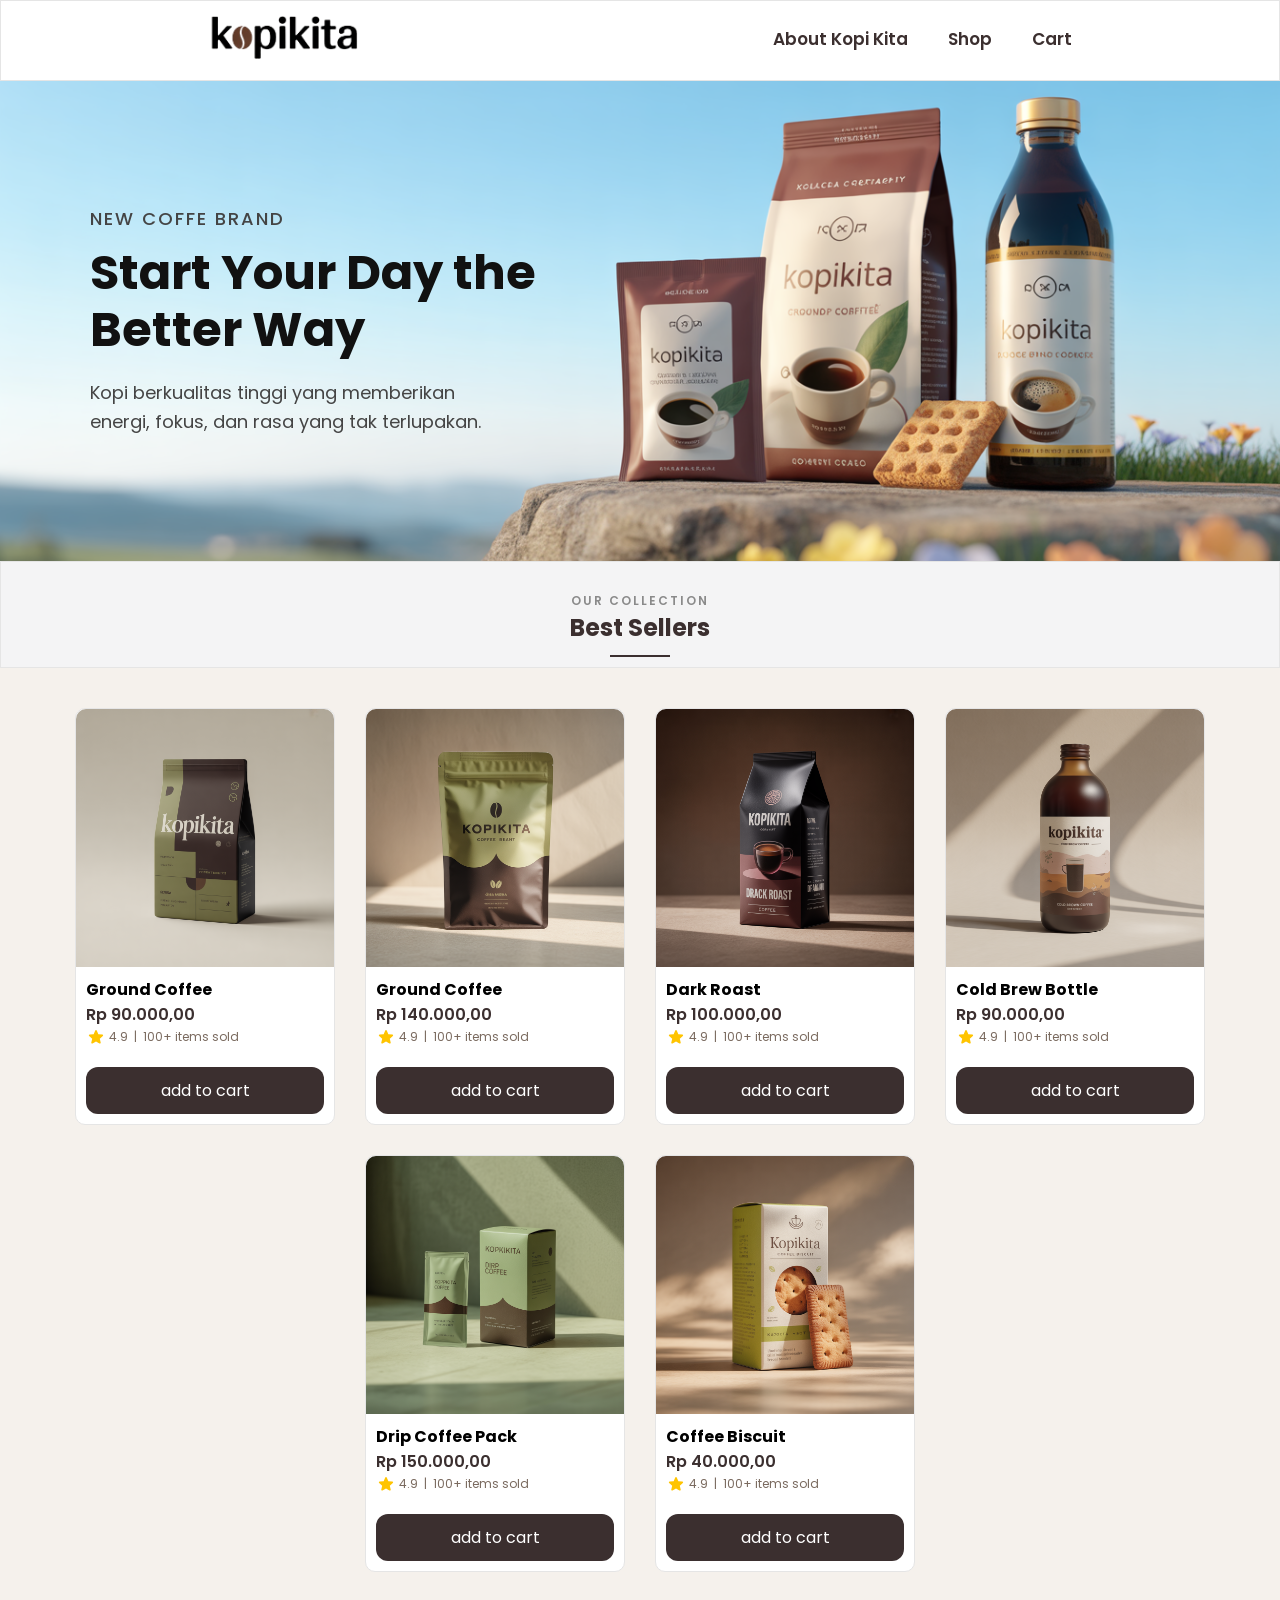
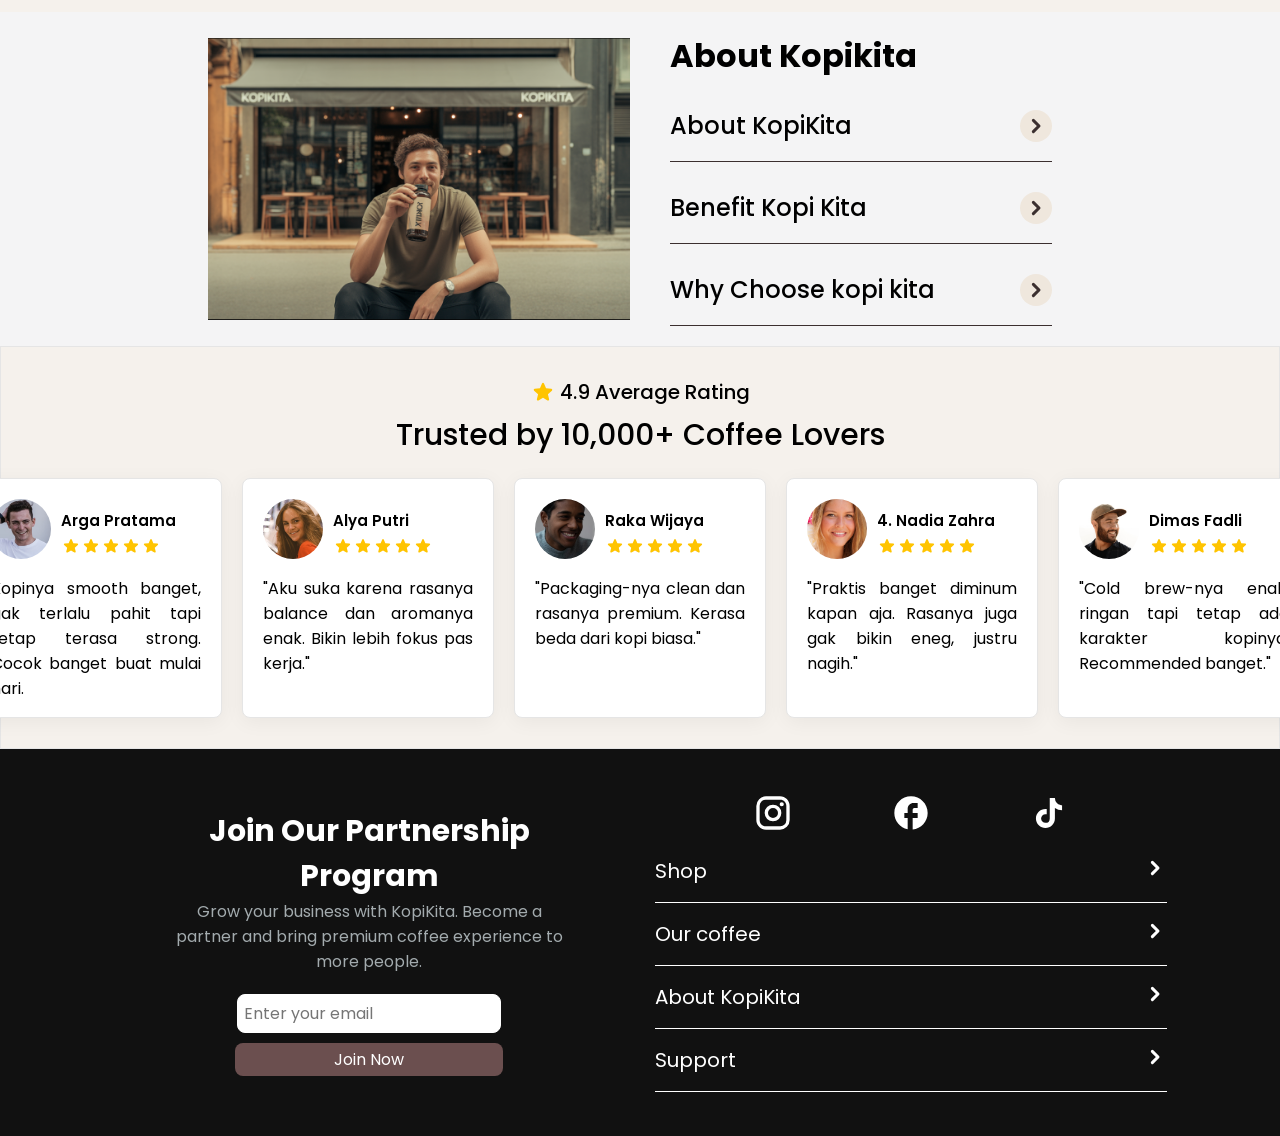
<file: index.html>
<!DOCTYPE html>
<html lang="en">
<head>
    <meta charset="UTF-8">
    <meta name="viewport" content="width=device-width, initial-scale=1.0">
    <title>Document</title>

    <link rel="preconnect" href="https://fonts.googleapis.com">
    <link rel="preconnect" href="https://fonts.gstatic.com" crossorigin>    
    <link href="https://fonts.googleapis.com/css2?family=Poppins:ital,wght@0,100;0,200;0,300;0,400;0,500;0,600;0,700;0,800;0,900;1,100;1,200;1,300;1,400;1,500;1,600;1,700;1,800;1,900&display=swap" rel="stylesheet">
    
    <link rel="preconnect" href="https://fonts.googleapis.com">
    <link rel="preconnect" href="https://fonts.gstatic.com" crossorigin>
    <link href="https://fonts.googleapis.com/css2?family=Raleway:ital,wght@0,100..900;1,100..900&display=swap" rel="stylesheet">

    <link rel="stylesheet" href="static/css/style.css?v=2">
</head>
<body>
    <div class="navbar-container">

        <div class="icon-burger-menu" id="icon-burger-menu">
            <span class="iconamoon--menu-burger-horizontal-bold"></span>
        </div>

        <div class="title-brand">
            <img src="static/img/logo v2.png" alt="">
        </div>

        <div class="nav-content">
            <div class="nav">
                <a href="#">
                    <P>About Kopi Kita</P>
                </a>
            </div>

            <div class="nav">
                <a href="template/shopPage.html">
                    <P>Shop</P>
                </a>
            </div>
            <div class="nav">
                <a href="#">
                    <P>Cart</P>
                </a>
            </div>
        </div>
    </div>

    <div class="section-start">
        <img src="static/img/ideogram-v3.0_premium_coffee_brand_KopiKita_product_scene_with_three_items_bottled_coffee_grou-0.jpg">

        <div class="hero-text">
            <P class="head-hero">New Coffe Brand</P>
            <h2>Start Your Day the Better Way</h2>
            <p>Kopi berkualitas tinggi yang memberikan<br> energi, fokus, dan rasa yang tak terlupakan.</p>
        </div>
    </div>

    <div class="section-product">
        <div class="head-product">
            <p class="label">OUR COLLECTION</p>
            <h2>Best Sellers</h2>
        </div>

        <div class="container-product">
            <div class="card-product">
                <div class="img-card">
                    <img src="static/img/img-product/Product 1.jpg">
                </div>

                <div class="text-card">
                    <p>Ground Coffee</p>
                    <div class="price-card">
                        <p>Rp 90.000,00</p>
                    </div>

                    <div class="review-card">
                        <div class="icon-star">
                            <span class="ic--round-star"></span>
                            <div class="review-count">
                                4.9
                            </div>
                        </div>

                        <div class="line-review">
                            <p> | </p>
                        </div>

                        <div class="buy-count">
                            <P> 100+ items sold</P>
                        </div>
                    </div>
                </div>

                <div class="button-addcart">
                    <button>add to cart</button>
                </div>
            </div>

            <div class="card-product">
                <div class="img-card">
                    <img src="static/img/img-product/Product 2.jpg">
                </div>

                <div class="text-card">
                    <p>Ground Coffee</p>
                    <div class="price-card">
                        <p>Rp 140.000,00</p>
                    </div>

                    <div class="review-card">
                        <div class="icon-star">
                            <span class="ic--round-star"></span>
                            <div class="review-count">
                                4.9
                            </div>
                        </div>

                        <div class="line-review">
                            <p> | </p>
                        </div>

                        <div class="buy-count">
                            <P> 100+ items sold</P>
                        </div>
                    </div>
                </div>

                <div class="button-addcart">
                    <button>add to cart</button>
                </div>
            </div>

            <div class="card-product">
                <div class="img-card">
                    <img src="static/img/img-product/Product 3.jpg" alt="">
                </div>

                <div class="text-card">
                    <p>Dark Roast</p>
                    <div class="price-card">
                        <p>Rp 100.000,00</p>
                    </div>

                    <div class="review-card">
                        <div class="icon-star">
                            <span class="ic--round-star"></span>
                            <div class="review-count">
                                4.9
                            </div>
                        </div>

                        <div class="line-review">
                            <p> | </p>
                        </div>

                        <div class="buy-count">
                            <P> 100+ items sold</P>
                        </div>
                    </div>
                </div>

                <div class="button-addcart">
                    <button>add to cart</button>
                </div>
            </div>

            <div class="card-product">
                <div class="img-card">
                    <img src="static/img/img-product/Product 4.jpg" alt="">
                </div>

                <div class="text-card">
                    <p>Cold Brew Bottle</p>
                    <div class="price-card">
                        <p>Rp 90.000,00</p>
                    </div>

                    <div class="review-card">
                        <div class="icon-star">
                            <span class="ic--round-star"></span>
                            <div class="review-count">
                                4.9
                            </div>
                        </div>

                        <div class="line-review">
                            <p> | </p>
                        </div>

                        <div class="buy-count">
                            <P> 100+ items sold</P>
                        </div>
                    </div>
                </div>

                <div class="button-addcart">
                    <button>add to cart</button>
                </div>
            </div>

            <div class="card-product">
                <div class="img-card">
                    <img src="static/img/img-product/Product 5.jpg" alt="">
                </div>

                <div class="text-card">
                    <p>Drip Coffee Pack</p>
                    <div class="price-card">
                        <p>Rp 150.000,00</p>
                    </div>

                    <div class="review-card">
                        <div class="icon-star">
                            <span class="ic--round-star"></span>
                            <div class="review-count">
                                4.9
                            </div>
                        </div>

                        <div class="line-review">
                            <p> | </p>
                        </div>

                        <div class="buy-count">
                            <P> 100+ items sold</P>
                        </div>
                    </div>
                </div>

                <div class="button-addcart">
                    <button>add to cart</button>
                </div>
            </div>

            <div class="card-product">
                <div class="img-card">
                    <img src="static/img/img-product/Product 6.jpg" alt="">
                </div>

                <div class="text-card">
                    <p>Coffee Biscuit</p>
                    <div class="price-card">
                        <p>Rp 40.000,00</p>
                    </div>

                    <div class="review-card">
                        <div class="icon-star">
                            <span class="ic--round-star"></span>
                            <div class="review-count">
                                4.9
                            </div>
                        </div>

                        <div class="line-review">
                            <p> | </p>
                        </div>

                        <div class="buy-count">
                            <P> 100+ items sold</P>
                        </div>
                    </div>
                </div>

                <div class="button-addcart">
                    <button>add to cart</button>
                </div>
            </div>
        </div>
    </div>

    <div class="section-About">
        <div class="img-about">
            <img src="static/img/img-about/Img-abou.png">
        </div>

        <div class="content-about">

            <div class="title-about">
                <h1>About Kopikita</h1>
            </div>
            <!-- section apa itu kopi kita-->
            <div class="text-about" >
                <div class="header-about">
                    <p>About KopiKita</p>
                
                    <div class="background-icon">
                        <span class="mingcute--right-fill"></span>
                    </div>
                </div>

                <div class="overlay-about" >
                    <p>
                        KopiKita adalah brand kopi yang menghadirkan kualitas terbaik dari biji kopi pilihan. Kami menggabungkan proses yang terjaga dengan desain modern untuk menciptakan pengalaman minum kopi yang sederhana, namun berkesan.
                    </p>
                </div>
            </div>

            <!--Benefit -->
            <div class="text-about" >
                <div class="header-about">
                    <p>Benefit Kopi Kita</p>
                
                    <div class="background-icon">
                        <span class="mingcute--right-fill"></span>
                    </div>
                </div>

                <div class="overlay-about" >
                    <p>
                    Setiap produk KopiKita dirancang untuk memberikan energi, meningkatkan fokus, dan menemani aktivitas harian Anda. Rasa yang seimbang dan kualitas yang konsisten menjadikan KopiKita pilihan yang tepat untuk memulai hari dengan lebih baik.
                    </p>
                </div>
            </div>

            <!--Why choose kopi kita-->
            <div class="text-about" >
                <div class="header-about">
                    <p>Why Choose kopi kita</p>
                
                    <div class="background-icon">
                        <span class="mingcute--right-fill"></span>
                    </div>
                </div>

                <div class="overlay-about">
                    <p>
                    Kami percaya bahwa kopi bukan hanya sekadar minuman, tetapi bagian dari gaya hidup. KopiKita dibuat dari bahan berkualitas, diproses dengan teliti, dan dikemas secara modern untuk menghadirkan pengalaman kopi yang praktis, konsisten, dan premium.
                    </p>
                </div>
            </div>
        </div>
    </div>

    <div class="section-review">
        <div class="header-review">
            <div class="star-review">
                <span class="ic--round-star1"></span>
                <p>4.9 Average Rating</p>
            </div>
            <h3>Trusted by 10,000+ Coffee Lovers</h3>
        </div>

        <div class="review-wrapper">
            <div class="container-cardreview">
                <div class="card-review">
                    <div class="profil-container">
                        <div class="img-review">
                            <img src="static/img/img-profil/Profil1.png" alt="profil1" >
                        </div>

                        <div class="header-profil">
                            <div class="name-profil">
                                <p>Arga Pratama</p>
                            </div>

                            <div class="star-content">
                                <span class="ic--round-star2"></span>
                                <span class="ic--round-star2"></span>
                                <span class="ic--round-star2"></span>
                                <span class="ic--round-star2"></span>
                                <span class="ic--round-star2"></span>
                            </div>
                        </div>
                    </div>

                    <div class="review-content">
                        <p>Kopinya smooth banget, gak terlalu pahit tapi tetap terasa strong. Cocok banget buat mulai hari.</p>
                    </div>
                </div>

                <div class="card-review">
                    <div class="profil-container">
                        <div class="img-review">
                            <img src="static/img/img-profil/Profil2.png" alt="profil2" >
                        </div>

                        <div class="header-profil">
                            <div class="name-profil">
                                <p>Alya Putri</p>
                            </div>

                            <div class="star-content">
                                <span class="ic--round-star2"></span>
                                <span class="ic--round-star2"></span>
                                <span class="ic--round-star2"></span>
                                <span class="ic--round-star2"></span>
                                <span class="ic--round-star2"></span>
                            </div>
                        </div>
                    </div>

                    <div class="review-content">
                        <p>"Aku suka karena rasanya balance dan aromanya enak. Bikin lebih fokus pas kerja."</p>
                    </div>
                </div>

                <div class="card-review">
                    <div class="profil-container">
                        <div class="img-review">
                            <img src="static/img/img-profil/Profil3.png" alt="profil1" >
                        </div>

                        <div class="header-profil">
                            <div class="name-profil">
                                <p>Raka Wijaya</p>
                            </div>

                            <div class="star-content">
                                <span class="ic--round-star2"></span>
                                <span class="ic--round-star2"></span>
                                <span class="ic--round-star2"></span>
                                <span class="ic--round-star2"></span>
                                <span class="ic--round-star2"></span>
                            </div>
                        </div>
                    </div>

                    <div class="review-content">
                        <p>"Packaging-nya clean dan rasanya premium. Kerasa beda dari kopi biasa."</p>
                    </div>
                </div>

                <div class="card-review">
                    <div class="profil-container">
                        <div class="img-review">
                            <img src="static/img/img-profil/profil4.png" alt="profil1" >
                        </div>

                        <div class="header-profil">
                            <div class="name-profil">
                                <p>4. Nadia Zahra</p>
                            </div>

                            <div class="star-content">
                                <span class="ic--round-star2"></span>
                                <span class="ic--round-star2"></span>
                                <span class="ic--round-star2"></span>
                                <span class="ic--round-star2"></span>
                                <span class="ic--round-star2"></span>
                            </div>
                        </div>
                    </div>

                    <div class="review-content">
                        <p>"Praktis banget diminum kapan aja. Rasanya juga gak bikin eneg, justru nagih."</p>
                    </div>
                </div>

                <div class="card-review">
                    <div class="profil-container">
                        <div class="img-review">
                            <img src="static/img/img-profil/profil5.png" alt="profil1" >
                        </div>

                        <div class="header-profil">
                            <div class="name-profil">
                                <p>Dimas Fadli</p>
                            </div>

                            <div class="star-content">
                                <span class="ic--round-star2"></span>
                                <span class="ic--round-star2"></span>
                                <span class="ic--round-star2"></span>
                                <span class="ic--round-star2"></span>
                                <span class="ic--round-star2"></span>
                            </div>
                        </div>
                    </div>

                    <div class="review-content">
                        <p>"Cold brew-nya enak, ringan tapi tetap ada karakter kopinya. Recommended banget."</p>
                    </div>
                </div>
            </div>
        </div>
    </div>

    <div class="section-footer">
        <div class="container-collab">
            <div class="header-collab">
                <H3>Join Our Partnership Program</H3>
                <p>Grow your business with KopiKita. Become a partner and bring premium coffee experience to more people.</p>
            </div>

            <div class="form-collab">
                <input type="email" placeholder="Enter your email">
                <button>Join Now</button>
            </div>
        </div>
        
        <div class="Container-footer">
            <div class="header-footer">
                <div class="icon-footer">
                    <span class="mdi--instagram"></span>
                </div>
                <div class="icon-footer">
                    <span class="ic--baseline-facebook"></span>
                </div>
                <div class="icon-footer">
                    <span class="ic--baseline-tiktok"></span>
                </div>
            </div>

            <div class="main-footer">
                <div class="content-footer">
                    <div class="header-content-footer">
                        <P>Shop</P>
                        <span class="mingcute--right-fill1"></span>
                    </div>

                    <div class="overlay-content-footer">
                        <P>All Products</P>
                        <p>Best Sellers</p>
                        <P>New Arrivals</P>
                        <P>Bundles</P>
                    </div>
                </div>

                <div class="content-footer">
                    <div class="header-content-footer">
                        <P>Our coffee</P>
                        <span class="mingcute--right-fill1"></span>
                    </div>

                    <div class="overlay-content-footer">
                        <P>All Products</P>
                        <p>Best Sellers</p>
                        <P>New Arrivals</P>
                        <P>Bundles</P>
                    </div>
                </div>

                <div class="content-footer">
                    <div class="header-content-footer">
                        <p>About KopiKita</p>
                        <span class="mingcute--right-fill1"></span>
                    </div>

                    <div class="overlay-content-footer">
                        <P>All Products</P>
                        <p>Best Sellers</p>
                        <P>New Arrivals</P>
                        <P>Bundles</P>
                    </div>
                </div>

                <div class="content-footer">
                    <div class="header-content-footer">
                        <P>Support</P>
                        <span class="mingcute--right-fill1"></span>
                    </div>

                    <div class="overlay-content-footer">
                        <P>All Products</P>
                        <p>Best Sellers</p>
                        <P>New Arrivals</P>
                        <P>Bundles</P>
                    </div>
                </div>
            </div>
        </div>
    </div> 

    <div class="overlay-navbar" id="overlay-navbar">
        <div class="container-overlay">
            <div class="Content-nav">
                <div class="title-nav">
                    <h3>Explore</h3>
                </div>

                <div class="box-nav">
                    <P>Home</P>
                </div>

                <div class="box-nav">
                    <p>Shop</p>
                </div>

                <div class="box-nav">
                    <p>Our coffee</p>
                </div>    
            </div>

            <div class="Content-nav">
                <div class="title-nav">
                    <h3>Discover</h3>
                </div>

                <div class="box-nav">
                    <p>Best Sellers</p>
                </div>

                <div class="box-nav">
                    <p>Contact</p>
                </div>  
            </div>

            <div class="Content-nav">

                <div class="title-nav">
                    <h3>PATNER WITH US</h3>
                </div>
                <div class="box-nav">
                        <P>Join PatnerShip</P>
                </div>
            </div>
        </div>
    </div>

    <script src="static/js/index.js?v=2"></script>
</body>
</html>
</file>
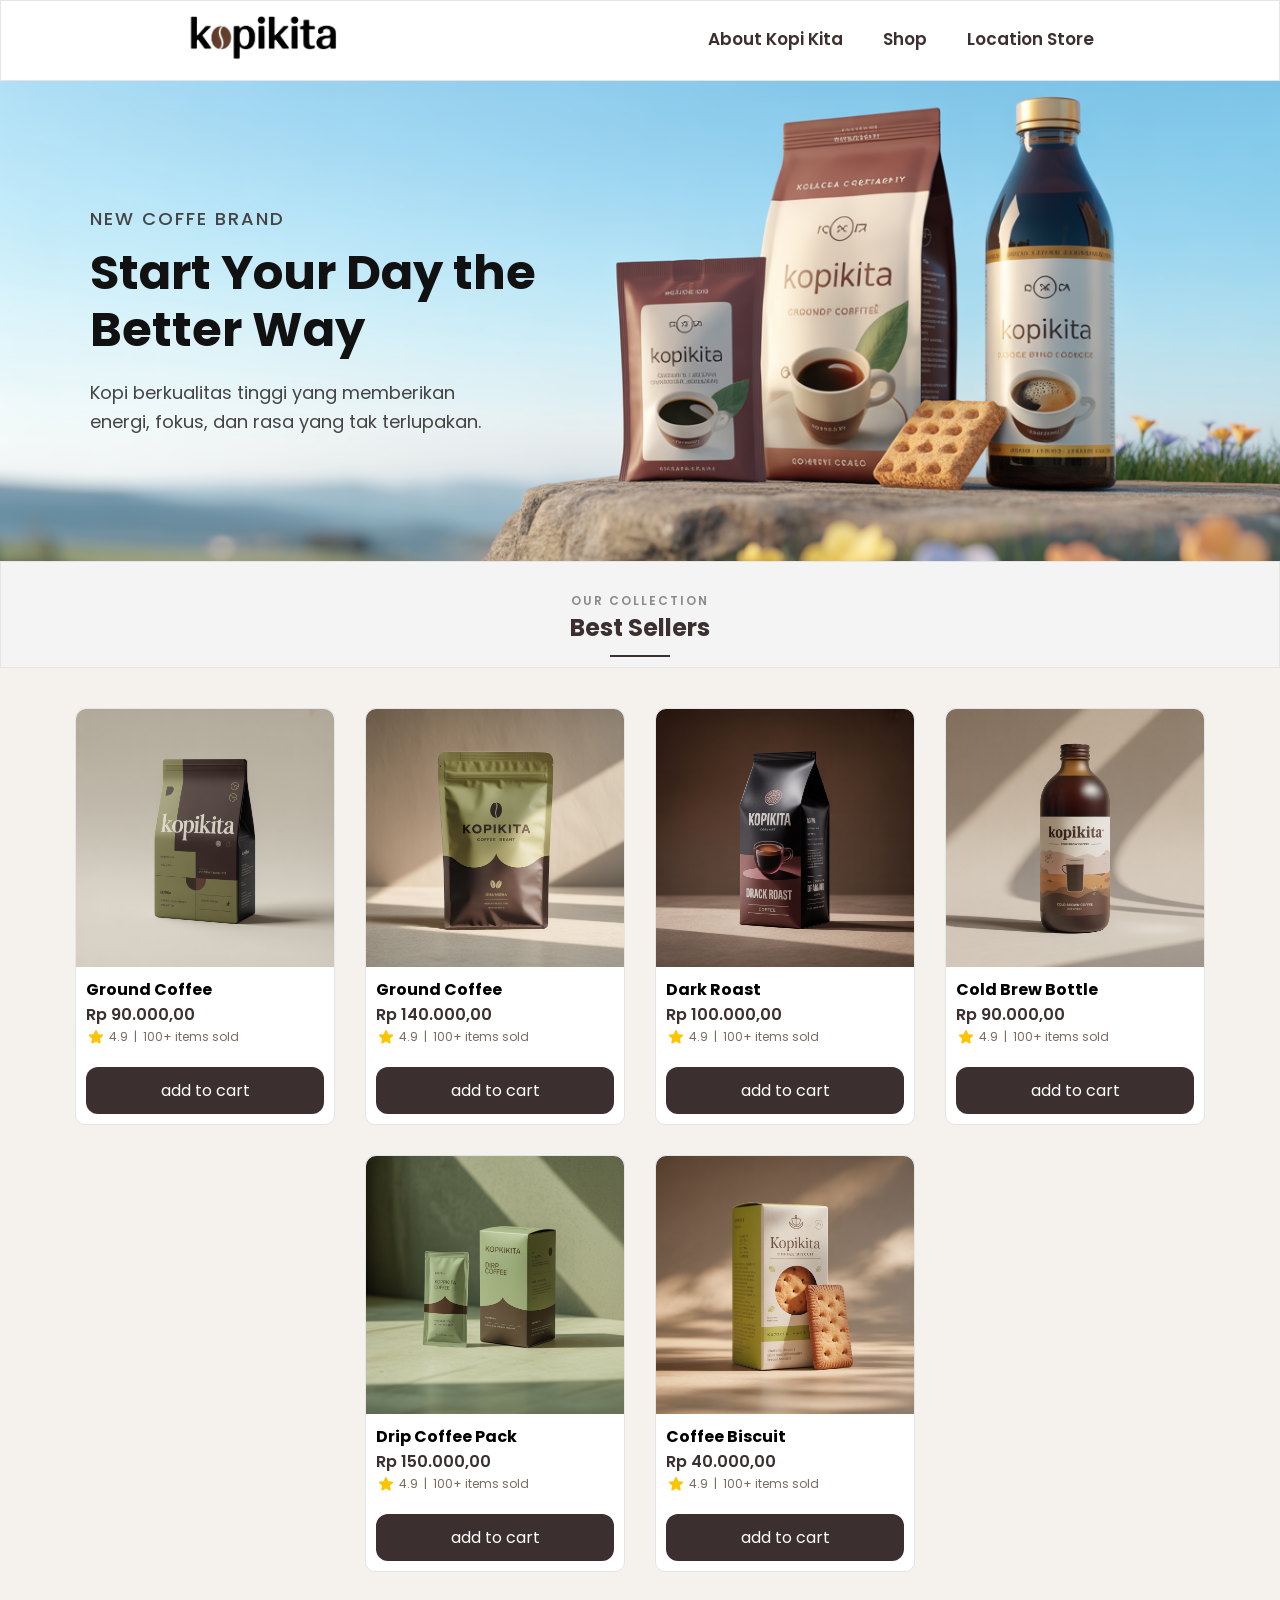
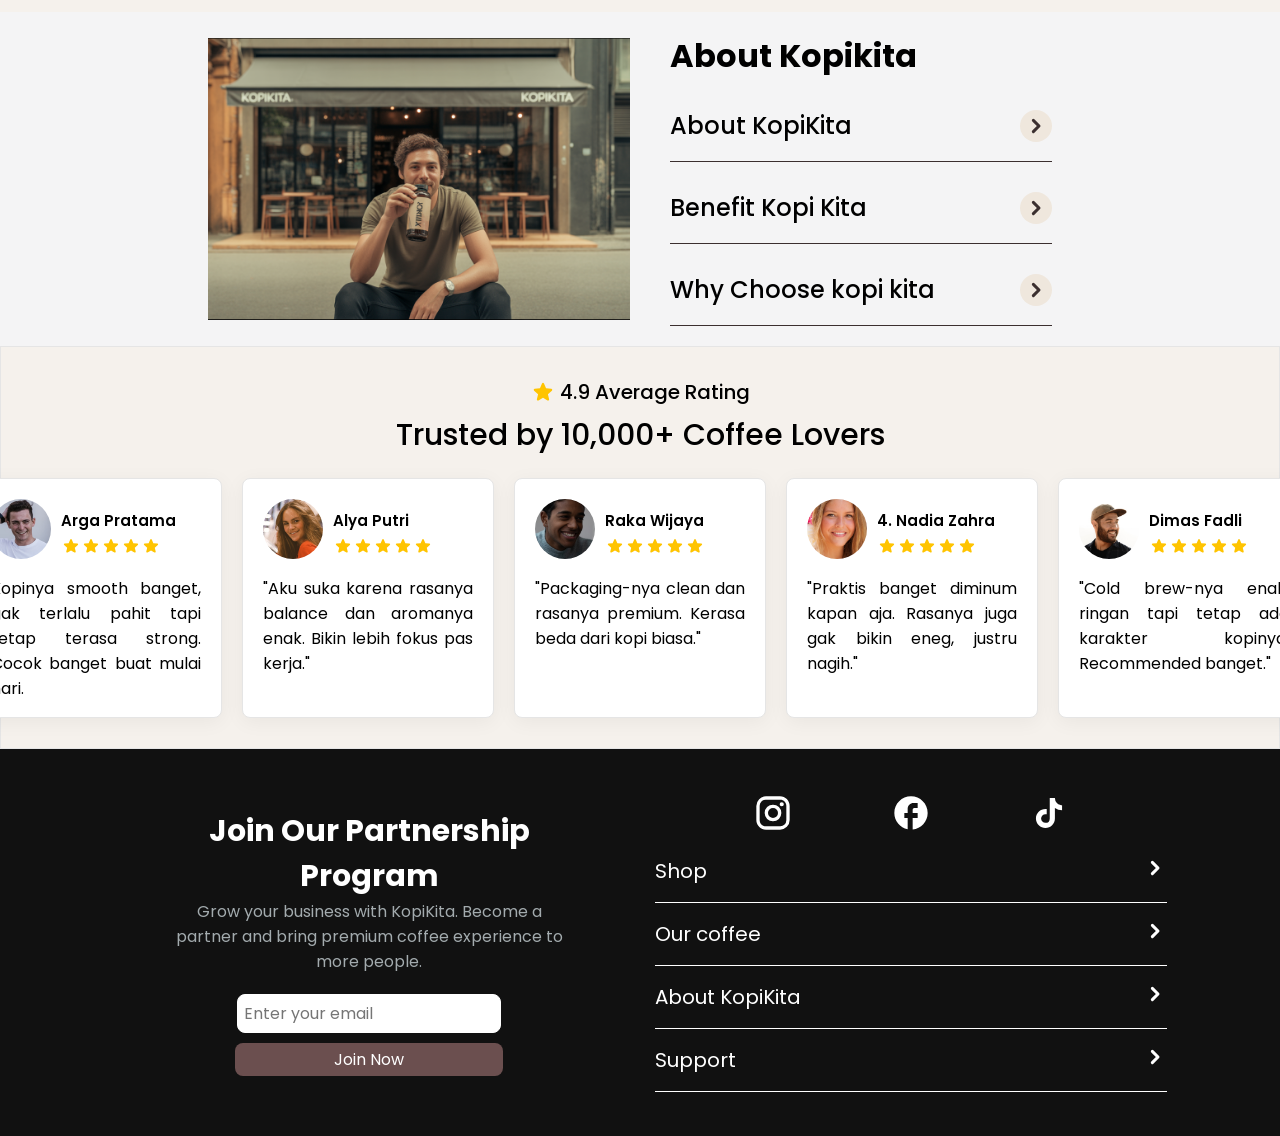
<file: template/index.html>
<!DOCTYPE html>
<html lang="en">
<head>
    <meta charset="UTF-8">
    <meta name="viewport" content="width=device-width, initial-scale=1.0">
    <title>Document</title>

    <link rel="preconnect" href="https://fonts.googleapis.com">
    <link rel="preconnect" href="https://fonts.gstatic.com" crossorigin>    
    <link href="https://fonts.googleapis.com/css2?family=Poppins:ital,wght@0,100;0,200;0,300;0,400;0,500;0,600;0,700;0,800;0,900;1,100;1,200;1,300;1,400;1,500;1,600;1,700;1,800;1,900&display=swap" rel="stylesheet">
    
    <link rel="preconnect" href="https://fonts.googleapis.com">
    <link rel="preconnect" href="https://fonts.gstatic.com" crossorigin>
    <link href="https://fonts.googleapis.com/css2?family=Raleway:ital,wght@0,100..900;1,100..900&display=swap" rel="stylesheet">

    <link rel="stylesheet" href="/static/css/style.css">
</head>
<body>
    <div class="navbar-container">

        <div class="icon-burger-menu" id="icon-burger-menu">
            <span class="iconamoon--menu-burger-horizontal-bold"></span>
        </div>

        <div class="title-brand">
            <img src="/static/img/logo v2.png" alt="">
        </div>

        <div class="nav-content">
            <div class="nav">
                <a href="/template/index.html">
                    <P>About Kopi Kita</P>
                </a>
            </div>

            <div class="nav">
                <a href="/template/shopPage.html">
                    <P>Shop</P>
                </a>
            </div>
            <div class="nav">
                <a href="#">
                    <P>Location Store</P>
                </a>
            </div>
        </div>
    </div>

    <div class="section-start">
        <img src="/static/img/ideogram-v3.0_premium_coffee_brand_KopiKita_product_scene_with_three_items_bottled_coffee_grou-0.jpg">

        <div class="hero-text">
            <P class="head-hero">New Coffe Brand</P>
            <h2>Start Your Day the Better Way</h2>
            <p>Kopi berkualitas tinggi yang memberikan<br> energi, fokus, dan rasa yang tak terlupakan.</p>
        </div>
    </div>

    <div class="section-product">
        <div class="head-product">
            <p class="label">OUR COLLECTION</p>
            <h2>Best Sellers</h2>
        </div>

        <div class="container-product">
            <div class="card-product">
                <div class="img-card">
                    <img src="/static/img/img-product/Product 1.jpg">
                </div>

                <div class="text-card">
                    <p>Ground Coffee</p>
                    <div class="price-card">
                        <p>Rp 90.000,00</p>
                    </div>

                    <div class="review-card">
                        <div class="icon-star">
                            <span class="ic--round-star"></span>
                            <div class="review-count">
                                4.9
                            </div>
                        </div>

                        <div class="line-review">
                            <p> | </p>
                        </div>

                        <div class="buy-count">
                            <P> 100+ items sold</P>
                        </div>
                    </div>
                </div>

                <div class="button-addcart">
                    <button>add to cart</button>
                </div>
            </div>

            <div class="card-product">
                <div class="img-card">
                    <img src="/static/img/img-product/Product 2.jpg">
                </div>

                <div class="text-card">
                    <p>Ground Coffee</p>
                    <div class="price-card">
                        <p>Rp 140.000,00</p>
                    </div>

                    <div class="review-card">
                        <div class="icon-star">
                            <span class="ic--round-star"></span>
                            <div class="review-count">
                                4.9
                            </div>
                        </div>

                        <div class="line-review">
                            <p> | </p>
                        </div>

                        <div class="buy-count">
                            <P> 100+ items sold</P>
                        </div>
                    </div>
                </div>

                <div class="button-addcart">
                    <button>add to cart</button>
                </div>
            </div>

            <div class="card-product">
                <div class="img-card">
                    <img src="/static/img/img-product/Product 3.jpg" alt="">
                </div>

                <div class="text-card">
                    <p>Dark Roast</p>
                    <div class="price-card">
                        <p>Rp 100.000,00</p>
                    </div>

                    <div class="review-card">
                        <div class="icon-star">
                            <span class="ic--round-star"></span>
                            <div class="review-count">
                                4.9
                            </div>
                        </div>

                        <div class="line-review">
                            <p> | </p>
                        </div>

                        <div class="buy-count">
                            <P> 100+ items sold</P>
                        </div>
                    </div>
                </div>

                <div class="button-addcart">
                    <button>add to cart</button>
                </div>
            </div>

            <div class="card-product">
                <div class="img-card">
                    <img src="/static/img/img-product/Product 4.jpg" alt="">
                </div>

                <div class="text-card">
                    <p>Cold Brew Bottle</p>
                    <div class="price-card">
                        <p>Rp 90.000,00</p>
                    </div>

                    <div class="review-card">
                        <div class="icon-star">
                            <span class="ic--round-star"></span>
                            <div class="review-count">
                                4.9
                            </div>
                        </div>

                        <div class="line-review">
                            <p> | </p>
                        </div>

                        <div class="buy-count">
                            <P> 100+ items sold</P>
                        </div>
                    </div>
                </div>

                <div class="button-addcart">
                    <button>add to cart</button>
                </div>
            </div>

            <div class="card-product">
                <div class="img-card">
                    <img src="/static/img/img-product/Product 5.jpg" alt="">
                </div>

                <div class="text-card">
                    <p>Drip Coffee Pack</p>
                    <div class="price-card">
                        <p>Rp 150.000,00</p>
                    </div>

                    <div class="review-card">
                        <div class="icon-star">
                            <span class="ic--round-star"></span>
                            <div class="review-count">
                                4.9
                            </div>
                        </div>

                        <div class="line-review">
                            <p> | </p>
                        </div>

                        <div class="buy-count">
                            <P> 100+ items sold</P>
                        </div>
                    </div>
                </div>

                <div class="button-addcart">
                    <button>add to cart</button>
                </div>
            </div>

            <div class="card-product">
                <div class="img-card">
                    <img src="/static/img/img-product/Product 6.jpg" alt="">
                </div>

                <div class="text-card">
                    <p>Coffee Biscuit</p>
                    <div class="price-card">
                        <p>Rp 40.000,00</p>
                    </div>

                    <div class="review-card">
                        <div class="icon-star">
                            <span class="ic--round-star"></span>
                            <div class="review-count">
                                4.9
                            </div>
                        </div>

                        <div class="line-review">
                            <p> | </p>
                        </div>

                        <div class="buy-count">
                            <P> 100+ items sold</P>
                        </div>
                    </div>
                </div>

                <div class="button-addcart">
                    <button>add to cart</button>
                </div>
            </div>
        </div>
    </div>

    <div class="section-About">
        <div class="img-about">
            <img src="/static/img/img-about/Img-abou.png">
        </div>

        <div class="content-about">

            <div class="title-about">
                <h1>About Kopikita</h1>
            </div>
            <!-- section apa itu kopi kita-->
            <div class="text-about" >
                <div class="header-about">
                    <p>About KopiKita</p>
                
                    <div class="background-icon">
                        <span class="mingcute--right-fill"></span>
                    </div>
                </div>

                <div class="overlay-about" >
                    <p>
                        KopiKita adalah brand kopi yang menghadirkan kualitas terbaik dari biji kopi pilihan. Kami menggabungkan proses yang terjaga dengan desain modern untuk menciptakan pengalaman minum kopi yang sederhana, namun berkesan.
                    </p>
                </div>
            </div>

            <!--Benefit -->
            <div class="text-about" >
                <div class="header-about">
                    <p>Benefit Kopi Kita</p>
                
                    <div class="background-icon">
                        <span class="mingcute--right-fill"></span>
                    </div>
                </div>

                <div class="overlay-about" >
                    <p>
                    Setiap produk KopiKita dirancang untuk memberikan energi, meningkatkan fokus, dan menemani aktivitas harian Anda. Rasa yang seimbang dan kualitas yang konsisten menjadikan KopiKita pilihan yang tepat untuk memulai hari dengan lebih baik.
                    </p>
                </div>
            </div>

            <!--Why choose kopi kita-->
            <div class="text-about" >
                <div class="header-about">
                    <p>Why Choose kopi kita</p>
                
                    <div class="background-icon">
                        <span class="mingcute--right-fill"></span>
                    </div>
                </div>

                <div class="overlay-about">
                    <p>
                    Kami percaya bahwa kopi bukan hanya sekadar minuman, tetapi bagian dari gaya hidup. KopiKita dibuat dari bahan berkualitas, diproses dengan teliti, dan dikemas secara modern untuk menghadirkan pengalaman kopi yang praktis, konsisten, dan premium.
                    </p>
                </div>
            </div>
        </div>
    </div>

    <div class="section-review">
        <div class="header-review">
            <div class="star-review">
                <span class="ic--round-star1"></span>
                <p>4.9 Average Rating</p>
            </div>
            <h3>Trusted by 10,000+ Coffee Lovers</h3>
        </div>

        <div class="review-wrapper">
            <div class="container-cardreview">
                <div class="card-review">
                    <div class="profil-container">
                        <div class="img-review">
                            <img src="/static/img/img-profil/Profil1.png" alt="profil1" >
                        </div>

                        <div class="header-profil">
                            <div class="name-profil">
                                <p>Arga Pratama</p>
                            </div>

                            <div class="star-content">
                                <span class="ic--round-star2"></span>
                                <span class="ic--round-star2"></span>
                                <span class="ic--round-star2"></span>
                                <span class="ic--round-star2"></span>
                                <span class="ic--round-star2"></span>
                            </div>
                        </div>
                    </div>

                    <div class="review-content">
                        <p>Kopinya smooth banget, gak terlalu pahit tapi tetap terasa strong. Cocok banget buat mulai hari.</p>
                    </div>
                </div>

                <div class="card-review">
                    <div class="profil-container">
                        <div class="img-review">
                            <img src="/static/img/img-profil/Profil2.png" alt="profil2" >
                        </div>

                        <div class="header-profil">
                            <div class="name-profil">
                                <p>Alya Putri</p>
                            </div>

                            <div class="star-content">
                                <span class="ic--round-star2"></span>
                                <span class="ic--round-star2"></span>
                                <span class="ic--round-star2"></span>
                                <span class="ic--round-star2"></span>
                                <span class="ic--round-star2"></span>
                            </div>
                        </div>
                    </div>

                    <div class="review-content">
                        <p>"Aku suka karena rasanya balance dan aromanya enak. Bikin lebih fokus pas kerja."</p>
                    </div>
                </div>

                <div class="card-review">
                    <div class="profil-container">
                        <div class="img-review">
                            <img src="/static/img/img-profil/Profil3.png" alt="profil1" >
                        </div>

                        <div class="header-profil">
                            <div class="name-profil">
                                <p>Raka Wijaya</p>
                            </div>

                            <div class="star-content">
                                <span class="ic--round-star2"></span>
                                <span class="ic--round-star2"></span>
                                <span class="ic--round-star2"></span>
                                <span class="ic--round-star2"></span>
                                <span class="ic--round-star2"></span>
                            </div>
                        </div>
                    </div>

                    <div class="review-content">
                        <p>"Packaging-nya clean dan rasanya premium. Kerasa beda dari kopi biasa."</p>
                    </div>
                </div>

                <div class="card-review">
                    <div class="profil-container">
                        <div class="img-review">
                            <img src="/static/img/img-profil/profil4.png" alt="profil1" >
                        </div>

                        <div class="header-profil">
                            <div class="name-profil">
                                <p>4. Nadia Zahra</p>
                            </div>

                            <div class="star-content">
                                <span class="ic--round-star2"></span>
                                <span class="ic--round-star2"></span>
                                <span class="ic--round-star2"></span>
                                <span class="ic--round-star2"></span>
                                <span class="ic--round-star2"></span>
                            </div>
                        </div>
                    </div>

                    <div class="review-content">
                        <p>"Praktis banget diminum kapan aja. Rasanya juga gak bikin eneg, justru nagih."</p>
                    </div>
                </div>

                <div class="card-review">
                    <div class="profil-container">
                        <div class="img-review">
                            <img src="/static/img/img-profil/profil5.png" alt="profil1" >
                        </div>

                        <div class="header-profil">
                            <div class="name-profil">
                                <p>Dimas Fadli</p>
                            </div>

                            <div class="star-content">
                                <span class="ic--round-star2"></span>
                                <span class="ic--round-star2"></span>
                                <span class="ic--round-star2"></span>
                                <span class="ic--round-star2"></span>
                                <span class="ic--round-star2"></span>
                            </div>
                        </div>
                    </div>

                    <div class="review-content">
                        <p>"Cold brew-nya enak, ringan tapi tetap ada karakter kopinya. Recommended banget."</p>
                    </div>
                </div>
            </div>
        </div>
    </div>

    <div class="section-footer">
        <div class="container-collab">
            <div class="header-collab">
                <H3>Join Our Partnership Program</H3>
                <p>Grow your business with KopiKita. Become a partner and bring premium coffee experience to more people.</p>
            </div>

            <div class="form-collab">
                <input type="email" placeholder="Enter your email">
                <button>Join Now</button>
            </div>
        </div>
        
        <div class="Container-footer">
            <div class="header-footer">
                <div class="icon-footer">
                    <span class="mdi--instagram"></span>
                </div>
                <div class="icon-footer">
                    <span class="ic--baseline-facebook"></span>
                </div>
                <div class="icon-footer">
                    <span class="ic--baseline-tiktok"></span>
                </div>
            </div>

            <div class="main-footer">
                <div class="content-footer">
                    <div class="header-content-footer">
                        <P>Shop</P>
                        <span class="mingcute--right-fill1"></span>
                    </div>

                    <div class="overlay-content-footer">
                        <P>All Products</P>
                        <p>Best Sellers</p>
                        <P>New Arrivals</P>
                        <P>Bundles</P>
                    </div>
                </div>

                <div class="content-footer">
                    <div class="header-content-footer">
                        <P>Our coffee</P>
                        <span class="mingcute--right-fill1"></span>
                    </div>

                    <div class="overlay-content-footer">
                        <P>All Products</P>
                        <p>Best Sellers</p>
                        <P>New Arrivals</P>
                        <P>Bundles</P>
                    </div>
                </div>

                <div class="content-footer">
                    <div class="header-content-footer">
                        <p>About KopiKita</p>
                        <span class="mingcute--right-fill1"></span>
                    </div>

                    <div class="overlay-content-footer">
                        <P>All Products</P>
                        <p>Best Sellers</p>
                        <P>New Arrivals</P>
                        <P>Bundles</P>
                    </div>
                </div>

                <div class="content-footer">
                    <div class="header-content-footer">
                        <P>Support</P>
                        <span class="mingcute--right-fill1"></span>
                    </div>

                    <div class="overlay-content-footer">
                        <P>All Products</P>
                        <p>Best Sellers</p>
                        <P>New Arrivals</P>
                        <P>Bundles</P>
                    </div>
                </div>
            </div>
        </div>
    </div> 

    <div class="overlay-navbar" id="overlay-navbar">
        <div class="container-overlay">
            <div class="Content-nav">
                <div class="title-nav">
                    <h3>Explore</h3>
                </div>

                <div class="box-nav">
                    <P>Home</P>
                </div>

                <div class="box-nav">
                    <p>Shop</p>
                </div>

                <div class="box-nav">
                    <p>Our coffee</p>
                </div>    
            </div>

            <div class="Content-nav">
                <div class="title-nav">
                    <h3>Discover</h3>
                </div>

                <div class="box-nav">
                    <p>Best Sellers</p>
                </div>

                <div class="box-nav">
                    <p>Contact</p>
                </div>  
            </div>

            <div class="Content-nav">

                <div class="title-nav">
                    <h3>PATNER WITH US</h3>
                </div>
                <div class="box-nav">
                        <P>Join PatnerShip</P>
                </div>
            </div>
        </div>
    </div>

    <script src="/static/js/index.js"></script>
</body>
</html>
</file>
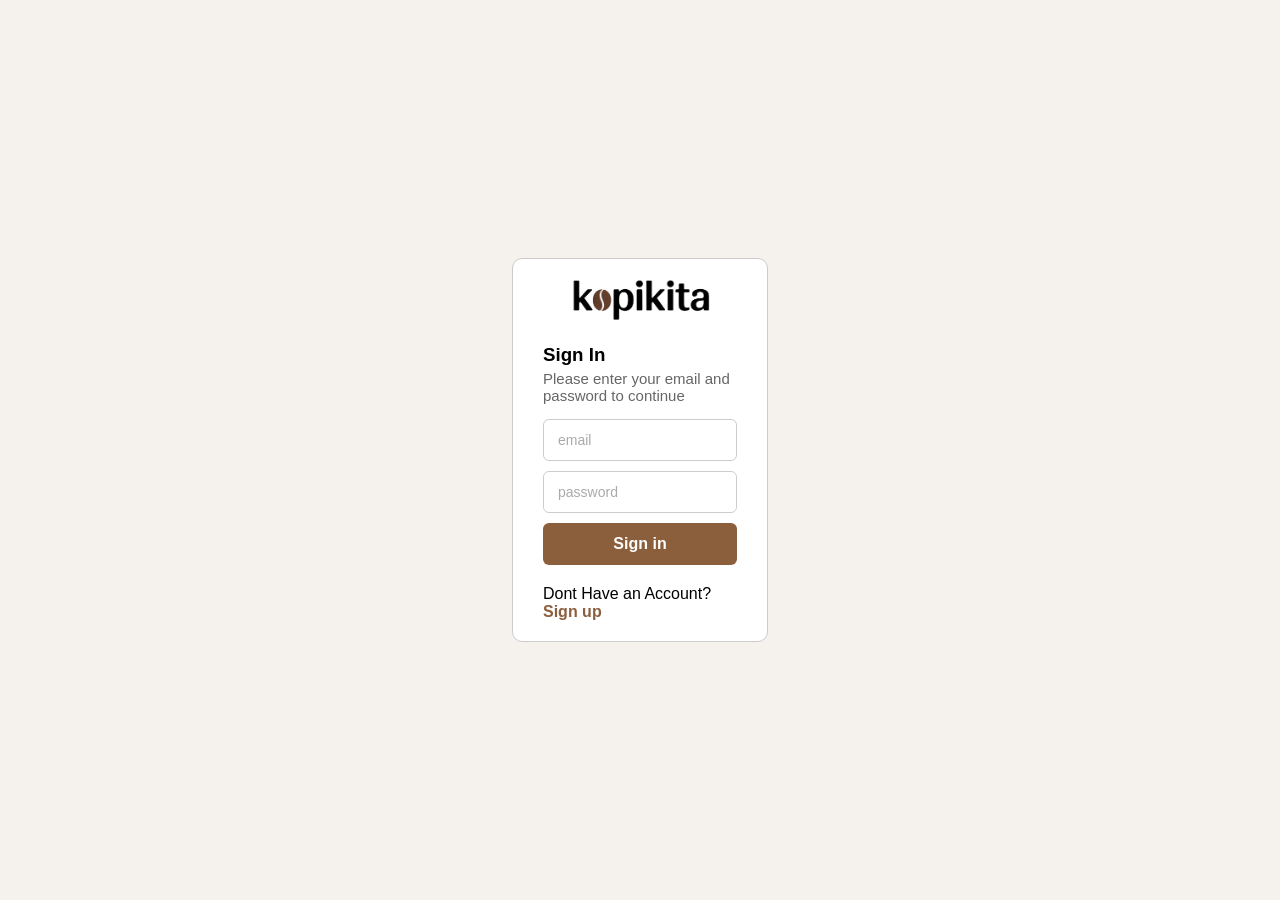
<file: template/LoginPage.html>
<!DOCTYPE html>
<html lang="en">
<head>
    <meta charset="UTF-8">
    <meta name="viewport" content="width=device-width, initial-scale=1.0">
    <title>Document</title>

    <link rel="stylesheet" href="../static/css/style.css?v=2">
</head>
<body class="container-login">
    <div class="content-login">
        <div class="logo-shop">
            <img src="/static/img/logo v2.png" alt="">
        </div>

        <div class="form-login">
            <form>
                <div class="header-login">
                    <h3>Sign In</h3>
                    <p>Please enter your email and password to continue</p>
                </div>

                <div class="main-login">
                    <input type="input" placeholder="email">
                    <input type="password" placeholder="password">
                    <button type="submit">Sign in</button>
                </div>
            </form>
        </div>

        <div class="signup-text">
            <P>Dont Have an Account? <span> Sign up</span></P>
        </div>
    </div>
</body>
</html>
</file>
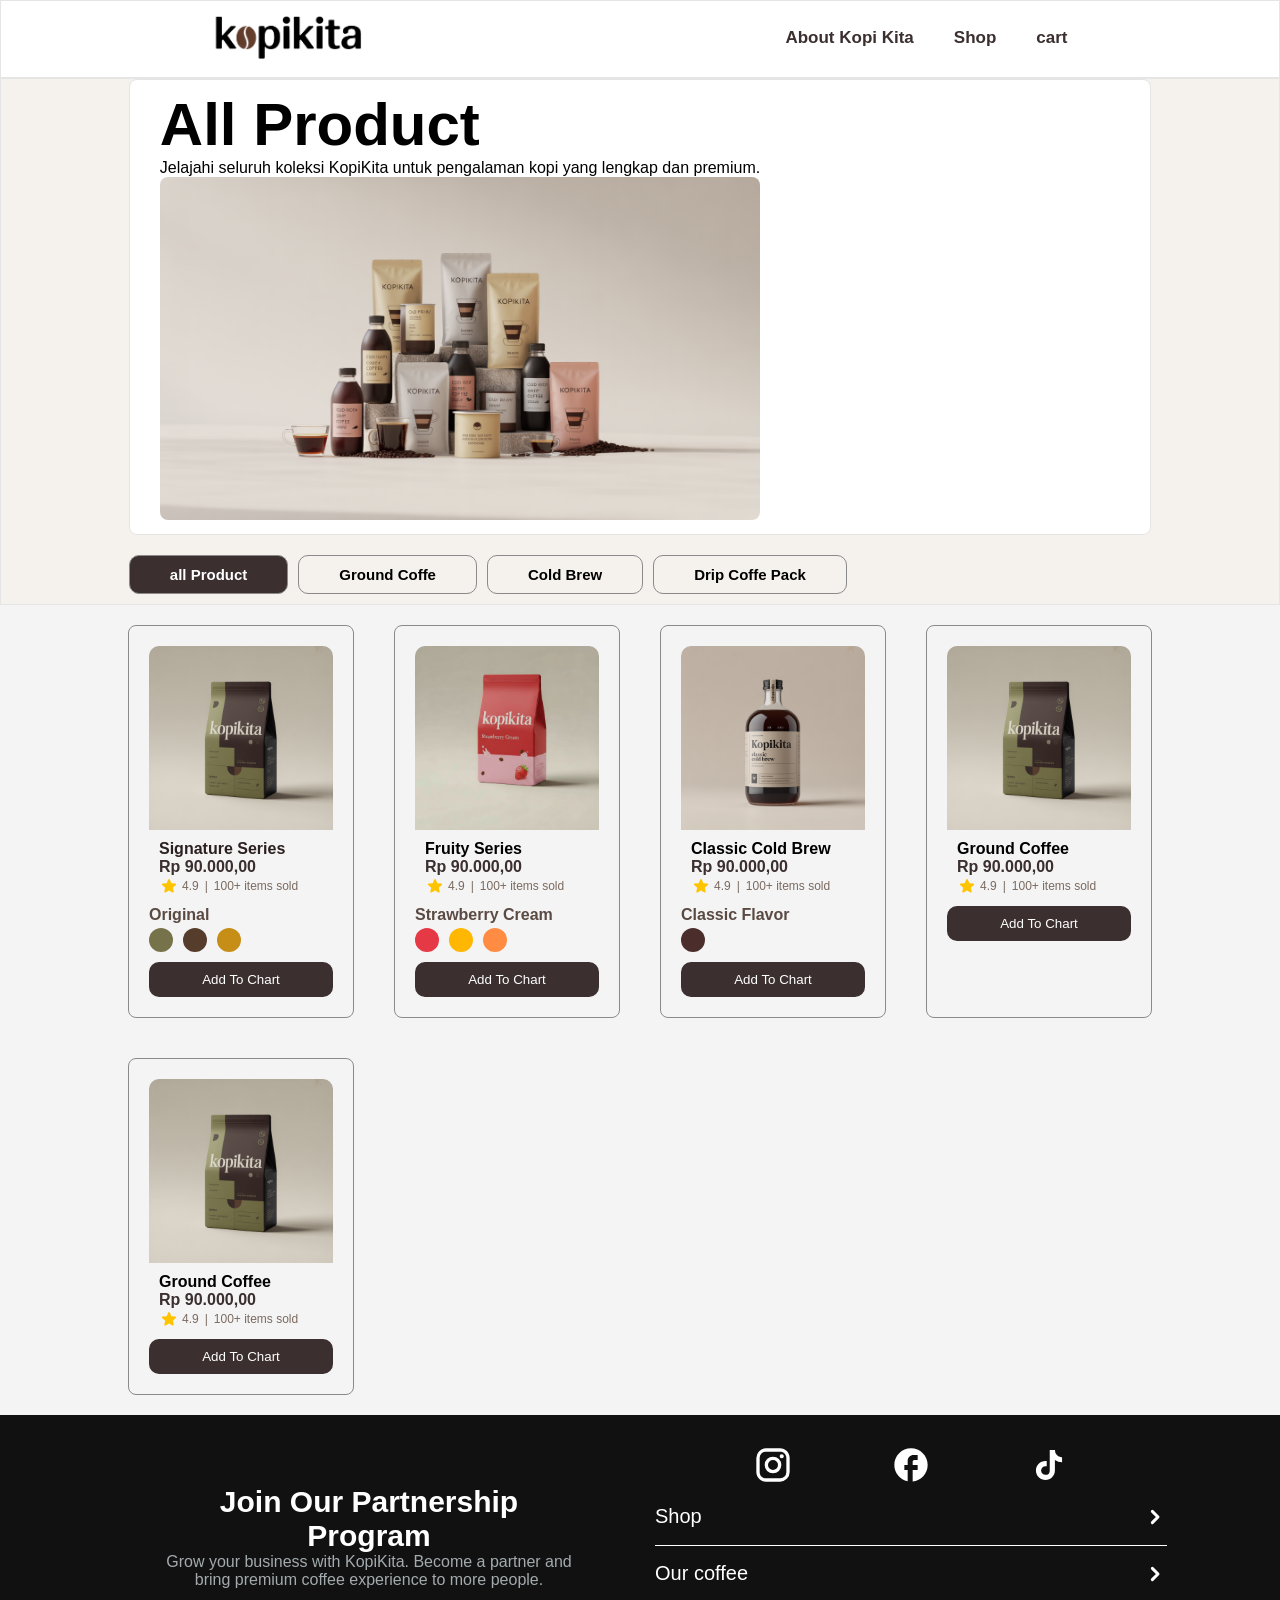
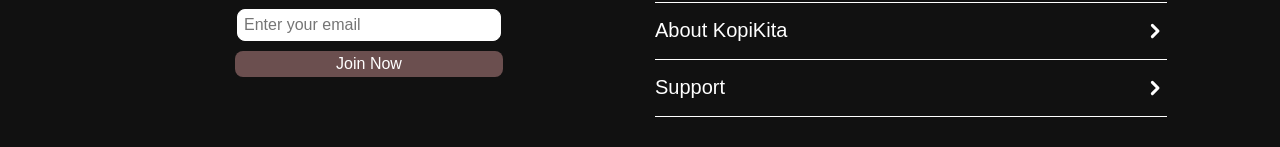
<file: template/shopPage.html>
<!DOCTYPE html>
<html lang="en">
<head>
    <meta charset="UTF-8">
    <meta name="viewport" content="width=device-width, initial-scale=1.0">
    <title>Document</title>

    <link rel="stylesheet" href="../static/css/style.css?v=2">
</head>
<body>
    <div class="navbar-container">

        <div class="icon-burger-menu" id="icon-burger-menu">
            <span class="iconamoon--menu-burger-horizontal-bold"></span>
        </div>

        <div class="title-brand">
            <img src="../static/img/logo v2.png" alt="">
        </div>

        <div class="nav-content">
            <div class="nav">
                <a href="/index.html">
                    <P>About Kopi Kita</P>
                </a>
            </div>

            <div class="nav">
                <a href="#">
                    <P>Shop</P>
                </a>
            </div>
            <div class="nav">
                <a href="#">
                    <P>cart</P>
                </a>
            </div>
        </div>
    </div>

    <div class="header-shop">
        <div class="container-header">
            <div class="left-header-shop">
                <div class="content-header-shop">
                    <h1>All Product</h1>
                    <p>Jelajahi seluruh koleksi KopiKita untuk pengalaman kopi yang lengkap dan premium.</p>
                </div>
            </div>

            <div class="right-header-shop">
                <img src="../static/img/all-product-2.jpg" alt="">
            </div>
        </div>

        <div class="nav-shop">
            <div class="content-nav-shop active" id="button-nav-shop" data-target="all">
                <p>all Product</p>
            </div>

            <div class="content-nav-shop" id="button-nav-shop" data-target="ground">
                <p>Ground Coffe</p>
            </div>

            <div class="content-nav-shop" id="button-nav-shop" data-target="cold">
                <p>Cold Brew</p>
            </div>

            <div class="content-nav-shop" id="button-nav-shop" data-target="drip">
                <p>Drip Coffe Pack</p>
            </div>
        </div>
    </div>

    <div class="section-product-page">
        <div class="container-product-page">
            <div class="grid-product open" id="all">

                <div class="card-product-page">
                    <div class="img-card">
                        <img src="../static/img/img-product1/rasa-alpukat.jpg" class="img-product show ">
                        <img src="../static/img/img-product1/rasa-gulaaren.jpg" class="img-product ">
                        <img src="../static/img/img-product1/rasa-caramel.jpg" class="img-product">
                    </div>

                    <div class="text-card">
                        <span>Signature Series</span>
                        <div class="price-card">
                            <p>Rp 90.000,00</p>
                        </div>

                        <div class="review-card">
                            <div class="icon-star">
                                <span class="ic--round-star"></span>
                                <div class="review-count">
                                    4.9
                                </div>
                            </div>

                            <div class="line-review">
                                <p> | </p>
                            </div>

                            <div class="buy-count">
                                <P> 100+ items sold</P>
                            </div>
                        </div>
                    </div>

                    <div class="container-taste">
                        <div class="content-taste" id="text-taste">
                            <p class="text-taste show">Original</p>
                            <P class="text-taste">Gula Aren</P>
                            <P class="text-taste">Caramel Bliss</P>
                        </div>

                        <div class="color-taste">
                            <div class="main-color"  style="background-color: #76734B;"></div>
                            <div class="main-color"  style="background-color: #563C2B;"></div>
                            <div class="main-color"  style="background-color: #C68E17;"></div>
                        </div>
                    </div>

                    <button>Add To Chart</button>
                </div>

                <div class="card-product-page">
                    <div class="img-card">
                        <img src="../static/img/img-product2/rasa-Strawberry.jpg" class="img-product show ">
                        <img src="../static/img/img-product2/rasa-manggo-smooth.jpg" class="img-product ">
                        <img src="../static/img/img-product2/rasa-citrus-brew.jpg" class="img-product ">
                    </div>

                    <div class="text-card">
                        <p>Fruity Series</p>
                        <div class="price-card">
                            <p>Rp 90.000,00</p>
                        </div>

                        <div class="review-card">
                            <div class="icon-star">
                                <span class="ic--round-star"></span>
                                <div class="review-count">
                                    4.9
                                </div>
                            </div>

                            <div class="line-review">
                                <p> | </p>
                            </div>

                            <div class="buy-count">
                                <P> 100+ items sold</P>
                            </div>
                        </div>
                    </div>

                    <div class="container-taste">
                        <div class="content-taste" id="text-taste">
                            <p class="text-taste show">Strawberry Cream</p>
                            <P class="text-taste">Mango Smooth</P>
                            <P class="text-taste">Citrus Brew</P>
                        </div>

                        <div class="color-taste">
                            <div class="main-color"  style="background-color: #E63946;"></div>
                            <div class="main-color"  style="background-color: #FFB703;"></div>
                            <div class="main-color"  style="background-color: #FF8C42;"></div>
                        </div>
                    </div>

                    <button>Add To Chart</button>
                </div>

                <div class="card-product-page">
                    <div class="img-card">
                        <img src="../static/img/product-cold-brew/Cold-brew.jpg" class="img-product show">
                    </div>

                    <div class="text-card">
                        <p>Classic Cold Brew</p>
                        <div class="price-card">
                            <p>Rp 90.000,00</p>
                        </div>

                        <div class="review-card">
                            <div class="icon-star">
                                <span class="ic--round-star"></span>
                                <div class="review-count">
                                    4.9
                                </div>
                            </div>

                            <div class="line-review">
                                <p> | </p>
                            </div>

                            <div class="buy-count">
                                <P> 100+ items sold</P>
                            </div>
                        </div>
                    </div>

                    <div class="container-taste" >
                        <div class="content-taste" id="text-taste">
                            <p class="text-taste show">Classic Flavor</p>
                        </div>

                        <div class="color-taste">
                            <div class="main-color"  style="background-color: #4B2E2B;"></div>
                        </div>
                    </div>

                    <button>Add To Chart</button>
                </div>

                <div class="card-product-page">
                    <div class="img-card">
                        <img src="../static/img/img-product1/rasa-alpukat.jpg">
                    </div>

                    <div class="text-card">
                        <p>Ground Coffee</p>
                        <div class="price-card">
                            <p>Rp 90.000,00</p>
                        </div>

                        <div class="review-card">
                            <div class="icon-star">
                                <span class="ic--round-star"></span>
                                <div class="review-count">
                                    4.9
                                </div>
                            </div>

                            <div class="line-review">
                                <p> | </p>
                            </div>

                            <div class="buy-count">
                                <P> 100+ items sold</P>
                            </div>
                        </div>
                    </div>

                    <button>Add To Chart</button>
                </div>

                <div class="card-product-page">
                    <div class="img-card">
                        <img src="../static/img/img-product1/rasa-alpukat.jpg">
                    </div>

                    <div class="text-card">
                        <p>Ground Coffee</p>
                        <div class="price-card">
                            <p>Rp 90.000,00</p>
                        </div>

                        <div class="review-card">
                            <div class="icon-star">
                                <span class="ic--round-star"></span>
                                <div class="review-count">
                                    4.9
                                </div>
                            </div>

                            <div class="line-review">
                                <p> | </p>
                            </div>

                            <div class="buy-count">
                                <P> 100+ items sold</P>
                            </div>
                        </div>
                    </div>

                    <button>Add To Chart</button>
                </div>
            </div>

            <div class="grid-product" id="ground">
                <div class="card-product-page">
                    <div class="img-card">
                        <img src="../static/img/img-product1/rasa-alpukat.jpg" class="img-product show ">
                        <img src="../static/img/img-product1/rasa-gulaaren.jpg" class="img-product ">
                        <img src="../static/img/img-product1/rasa-caramel.jpg" class="img-product">
                    </div>

                    <div class="text-card">
                        <span>Signature Series</span>
                        <div class="price-card">
                            <p>Rp 90.000,00</p>
                        </div>

                        <div class="review-card">
                            <div class="icon-star">
                                <span class="ic--round-star"></span>
                                <div class="review-count">
                                    4.9
                                </div>
                            </div>

                            <div class="line-review">
                                <p> | </p>
                            </div>

                            <div class="buy-count">
                                <P> 100+ items sold</P>
                            </div>
                        </div>
                    </div>

                    <div class="container-taste">
                        <div class="content-taste" id="text-taste">
                            <p class="text-taste show">Original</p>
                            <P class="text-taste">Gula Aren</P>
                            <P class="text-taste">Caramel Bliss</P>
                        </div>

                        <div class="color-taste">
                            <div class="main-color"  style="background-color: #76734B;"></div>
                            <div class="main-color"  style="background-color: #563C2B;"></div>
                            <div class="main-color"  style="background-color: #C68E17;"></div>
                        </div>
                    </div>

                    <button>Add To Chart</button>
                </div>

                <div class="card-product-page">
                    <div class="img-card">
                        <img src="../static/img/img-product2/rasa-Strawberry.jpg" class="img-product show ">
                        <img src="../static/img/img-product2/rasa-manggo-smooth.jpg" class="img-product ">
                        <img src="../static/img/img-product2/rasa-citrus-brew.jpg" class="img-product ">
                    </div>

                    <div class="text-card">
                        <p>Fruity Series</p>
                        <div class="price-card">
                            <p>Rp 90.000,00</p>
                        </div>

                        <div class="review-card">
                            <div class="icon-star">
                                <span class="ic--round-star"></span>
                                <div class="review-count">
                                    4.9
                                </div>
                            </div>

                            <div class="line-review">
                                <p> | </p>
                            </div>

                            <div class="buy-count">
                                <P> 100+ items sold</P>
                            </div>
                        </div>
                    </div>

                    <div class="container-taste">
                        <div class="content-taste" id="text-taste">
                            <p class="text-taste show">Strawberry Cream</p>
                            <P class="text-taste">Mango Smooth</P>
                            <P class="text-taste">Citrus Brew</P>
                        </div>

                        <div class="color-taste">
                            <div class="main-color"  style="background-color: #E63946;"></div>
                            <div class="main-color"  style="background-color: #FFB703;"></div>
                            <div class="main-color"  style="background-color: #FF8C42;"></div>
                        </div>
                    </div>

                    <button>Add To Chart</button>
                </div>
            </div>
        </div>
    </div>

    <div class="section-footer">
        <div class="container-collab">
            <div class="header-collab">
                <H3>Join Our Partnership Program</H3>
                <p>Grow your business with KopiKita. Become a partner and bring premium coffee experience to more people.</p>
            </div>

            <div class="form-collab">
                <input type="email" placeholder="Enter your email">
                <button>Join Now</button>
            </div>
        </div>
        
        <div class="Container-footer">
            <div class="header-footer">
                <div class="icon-footer">
                    <span class="mdi--instagram"></span>
                </div>
                <div class="icon-footer">
                    <span class="ic--baseline-facebook"></span>
                </div>
                <div class="icon-footer">
                    <span class="ic--baseline-tiktok"></span>
                </div>
            </div>

            <div class="main-footer">
                <div class="content-footer">
                    <div class="header-content-footer">
                        <P>Shop</P>
                        <span class="mingcute--right-fill1"></span>
                    </div>

                    <div class="overlay-content-footer">
                        <P>All Products</P>
                        <p>Best Sellers</p>
                        <P>New Arrivals</P>
                        <P>Bundles</P>
                    </div>
                </div>

                <div class="content-footer">
                    <div class="header-content-footer">
                        <P>Our coffee</P>
                        <span class="mingcute--right-fill1"></span>
                    </div>

                    <div class="overlay-content-footer">
                        <P>All Products</P>
                        <p>Best Sellers</p>
                        <P>New Arrivals</P>
                        <P>Bundles</P>
                    </div>
                </div>

                <div class="content-footer">
                    <div class="header-content-footer">
                        <p>About KopiKita</p>
                        <span class="mingcute--right-fill1"></span>
                    </div>

                    <div class="overlay-content-footer">
                        <P>All Products</P>
                        <p>Best Sellers</p>
                        <P>New Arrivals</P>
                        <P>Bundles</P>
                    </div>
                </div>

                <div class="content-footer">
                    <div class="header-content-footer">
                        <P>Support</P>
                        <span class="mingcute--right-fill1"></span>
                    </div>

                    <div class="overlay-content-footer">
                        <P>All Products</P>
                        <p>Best Sellers</p>
                        <P>New Arrivals</P>
                        <P>Bundles</P>
                    </div>
                </div>
            </div>
        </div>
    </div> 

    <div class="overlay-navbar" id="overlay-navbar">
        <div class="container-overlay">
            <div class="Content-nav">
                <div class="title-nav">
                    <h3>Explore</h3>
                </div>

                <div class="box-nav">
                    <P>Home</P>
                </div>

                <div class="box-nav">
                    <p>Shop</p>
                </div>

                <div class="box-nav">
                    <p>Our coffee</p>
                </div>    
            </div>

            <div class="Content-nav">
                <div class="title-nav">
                    <h3>Discover</h3>
                </div>

                <div class="box-nav">
                    <p>Best Sellers</p>
                </div>

                <div class="box-nav">
                    <p>Contact</p>
                </div>  
            </div>

            <div class="Content-nav">

                <div class="title-nav">
                    <h3>PATNER WITH US</h3>
                </div>
                <div class="box-nav">
                        <P>Join PatnerShip</P>
                </div>
            </div>
        </div>
    </div>

    <div class="overlay-cart">
        <div class="container-cart">
            <div class="header-cart">
                <span class="ic--outline-shopping-cart"></span>
                <p>your Cart</p>
            </div>

            <div class="product-cart-container">
                p
            </div>
        </div>
    </div>

    <script src="/static/js/shoppage.js?v=2"></script>
</body>
</html>
</file>
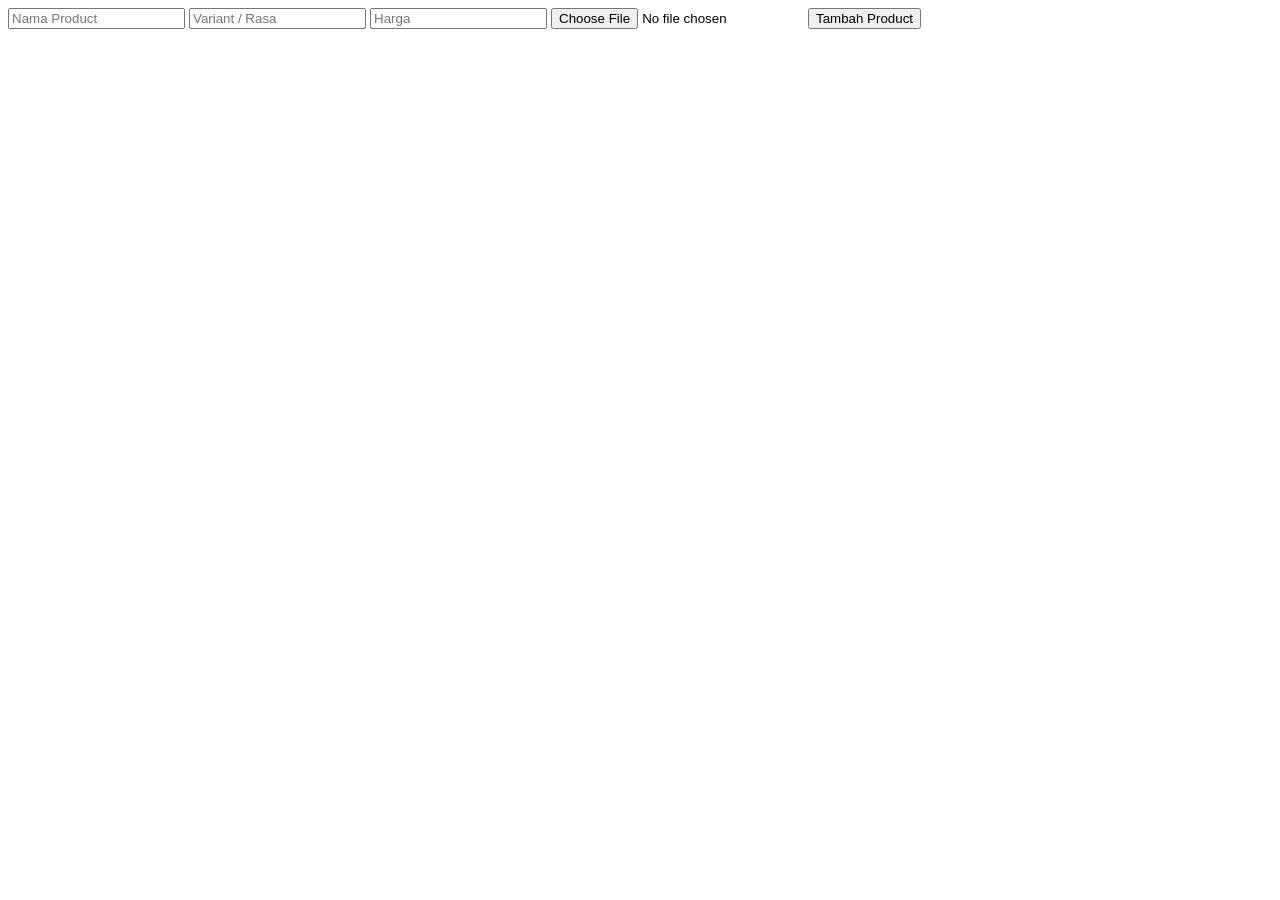
<file: templates/submit_product.html>
<!DOCTYPE html>
<html lang="en">
<head>
    <meta charset="UTF-8">
    <meta name="viewport" content="width=device-width, initial-scale=1.0">
    <title>Document</title>
</head>
<body>
    <form action="/add-product" method="POST" enctype="multipart/form-data">
        <input type="text" name="nama_product" placeholder="Nama Product" required>

        <input type="text" name="variant" placeholder="Variant / Rasa" required>

        <input type="text" id="price" name="price" placeholder="Harga" required>

        <input type="file" name="img" required>

        <button type="submit">Tambah Product</button>
    </form>
</body>
</html>
</file>
<file: static/css/style.css>
*{
    margin: 0;
    padding: 0;
    box-sizing: border-box;
    font-family: "Poppins", sans-serif;
}

body{
    background-color: #F4F4F5;
    font-size: 16px;
}

a{
    text-decoration: none;
    color: inherit;
}

.navbar-container{
    position: sticky;
    top: 0;
    z-index: 1000;
    border: 1px solid #E5E5E5;
    display: flex;
    justify-content: space-around;
    padding: 14px 0px;
    background-color: white;

}

.title-brand img{
    width: 150px;
    height: auto;
}


.nav-content{
    display: flex;
    align-items: center;
    gap: 40px;
    font-weight: 400;
}

.nav{
    border-bottom: 3px solid transparent;
    cursor: pointer;
}

.nav p{
    color: #3B2F2F;
    font-weight: 600;
    font-size: 17px;
}

.nav:hover{
    border-bottom: 3px solid #3B2F2F;
}

.section-start{
    width: 100%;
    aspect-ratio: 16 / 6; /* mirip hero banner */
    overflow: hidden;
    position: relative; /* penting! */
}

.section-start img{
    width: 100%;
    height: 100%;
    object-fit: cover;
}

.hero-text{
    position: absolute;
    top: 50%;
    left: 90px;
    transform: translateY(-50%);
    max-width: 500px;
    z-index: 2;
}

.head-hero{
    font-size: 14px;
    letter-spacing: 2px;
    text-transform: uppercase;
    color: #666;
    margin-bottom: 10px;
    font-weight: 500;
}

.hero-text h2{
    font-size: 48px;
    font-weight: 700;
    line-height: 1.2;
    margin-bottom: 20px;
    color: #111;
}

/* deskripsi */
.hero-text p{
    font-size: 18px;
    line-height: 1.6;
    color: #444;
}

.section-product{
    width: 100%;
    display: flex;
    justify-content: center;
    align-items: center;
    flex-direction: column;
}

.head-product{
    border: 1px solid #E5E5E5;
    font-size: 32px;
    font-weight: 600;
    color: #3B2F2F;
    width: 100%;
    text-align: center;
    padding: 20px 0px;
}

.container-product{
    width: 100%;
    height: auto;
    padding: 40px 0px;
    display: flex;
    align-items: center;
    justify-content: center;
    gap: 30px;
    flex-wrap: wrap;
    background-color: #F5F1EC;
}


.label{
    font-size: 12px;
    letter-spacing: 2px;
    color: #8A8A8A;
}



.head-product h2{
    font-size: 24px;
    color: #3B2F2F;
}

.head-product::after{
    content: "";
    display: block;
    width: 60px;
    height: 2px;
    background: #3B2F2F;
    margin: 10px auto 0;
}

.head-product{
    padding: 30px 0 10px;
}

.card-product{
    width: 260px;
    height: auto;
    display: flex;
    flex-direction: column;
    border: 1px solid #E5E5E5;
    background-color: white;
    border-radius: 10px;
}

.card-product:hover{
    border: 1px solid #4d3838;
}

.img-card img{
    width: 100%;
    height: 100%;
    border-top-left-radius: 10px;
    border-top-right-radius: 10px;
    object-fit: cover;
}

.img-card{
    flex: 7;
    display: flex;
}

.text-card span{
    color: #2B1F1F;
}

.text-card{
    flex: 3;
    font-weight: 700;
    padding: 10px 10px;
    flex-grow: 1;
}

.price-card{
    font-weight: 600;
    color: #3B2F2F;

}

.review-card{
    display: flex;
    align-items: center;
    gap: 6px;
    color: #7A6A5F;
    font-size: 12px;
    font-weight: 400;
}

.review-count{
    display: flex;
    align-items: center;
}

.icon-star{
    display: flex;
    align-items: center;
    gap: 3px;
}

.buy-count{
    display: flex;
    align-items: center;
    width: 100%;
    text-overflow: ellipsis;
    
}

.buy-count p{
    white-space: nowrap;
    overflow: hidden;
    text-overflow: ellipsis;
    max-width: 100px;
}

.button-addcart{
    padding: 10px 10px;
    display: flex;

}

.button-addcart button{
    all: unset;
    width: 100%;
    height: auto;
    background-color: #3B2F2F;
    padding: 10px;
    text-align: center;
    color: white;
    border: 1px solid transparent;
    border-radius: 12px;
}

.button-addcart button:hover{
    border: 1px solid #3B2F2F;
    background-color: #524848;
    cursor: pointer;
}

.section-About{
    display: flex;
    flex-wrap: wrap;
    padding: 20px;
    gap: 20px;
    justify-content: center;
}

.img-about{
    width: 34%;
    height: auto;
}

.img-about img{
    width: 100%;
    height: 100%;
    object-fit: contain;
}

.content-about{
    width: 34%;
    height: auto;
    display: flex;
    flex-direction: column;
    gap: 10px;
    padding: 0px 20px;
}

.text-about{
    border-bottom: 1px solid #3B2F2F;
    display: flex;
    flex-direction: column;
    
}

.header-about{
    display: flex;
    justify-content: space-between;
    padding: 18px 0px;
    align-items: center;
}

.header-about p{
    font-size: 24px;
    font-weight: 500;
}

.overlay-about{
    padding: 10px 20px ;
    text-align: justify;
    font-size: 15px;
    display: none;
}


.background-icon{
    background-color: #EFE7DD;
    border-radius: 100%;
    display: flex;
    height: 32px;
    width: 32px;
    justify-content: center;
    align-items: center;
}

.overlay{
    opacity: 0;
    visibility: hidden;
    transition: 0.3s;
}

.overlay.active{
    opacity: 1;
    visibility: visible;
}

.section-review{
    border: 1px solid #E5E5E5;
    height: auto;
    padding: 30px 0px;
    display: flex;
    flex-direction: column;
    gap: 20px;
    background-color: #F5F1EC;
    
}

.header-review{
    display: flex;
    justify-content: center;
    flex-direction: column;
    gap: 6px;
    height: auto;
    align-items: center;
    
}

.star-review{
    display: flex;
    justify-content: center;
    align-items: center;
    padding: 0px 20px;
    gap: 4px;
}

.star-review p {
    font-size: 20px;
    font-weight: 500;
}

.header-review h3 {
    font-size: 30px;
    font-weight: 500;
}

.container-cardreview{
    display: flex;
    flex-direction: row;
    justify-content: center;
    gap: 20px;
}

.card-review{
    border: 1px solid #E5E5E5;
    box-shadow: 0 4px 20px rgba(0,0,0,0.05);
    border-radius: 8px;
    background-color: white;
    width: 260px;
    height: 240px;
    padding: 20px 20px;
    display: flex;
    flex-direction: column;
    gap: 10px;

}

.profil-container{
    display: flex;
    gap: 10px;
    justify-content: center;

}

.img-review img{
    width:  60px;
    height: 60px;
    border-radius: 100%;
}

.header-profil{
    display: flex;
    flex-direction: column;
    justify-content: center;
    gap: 4px;
    width: 140px;
}

.name-profil p{
    font-weight: 600;
    font-size: 15px;
}

.star-content{
    display: flex;
    justify-content: left;
}


.review-content{
    width: 100%;
    text-align: justify;
}

.section-footer{
    background-color: #111;
    display: flex;
    height: auto;
    flex-wrap: wrap;
    justify-content: center;
    align-items: center;
    gap: 30px;
    color: white;
    padding: 30px 0px;
}

.container-collab{
    width: 40%;
    height: 100%;

    display: flex;
    flex-direction: column;
    justify-content: center;
    align-items: center;
    padding: 30px 0px;
    gap: 20px;

}

.header-collab{
    text-align: center;
    width: 80%;
}

.header-collab h3{
    font-size: 30px;
}

.header-collab p{
    color: #A3ABAE;
}

.form-collab{
    display: flex;
    flex-direction: column;
    align-items: center;
    justify-content: center;
    width: auto;
    gap: 10px;
    width: 50%;
}

.form-collab input{
    all: unset;
    border: 1px solid white;
    background-color: white;
    border-radius: 8px;
    width: 100%;
    padding-left: 6px ;
    padding-bottom: 6px;
    padding-top: 6px;
    color: black;
}

.form-collab button{
    all: unset;
    width: 100%;
    text-align: center;
    padding: 4px 6px;
    color: #fff;
    border-radius: 8px;
    background-color: #6B4F4F;
}

.main-footer{
    height: 80%;
}

.content-footer{
    border-bottom: 1px solid white;
    padding: 16px 0px;
}

.Container-footer{

    width: 40%;
    height: 100%;

}

.header-footer{

    display: flex;
    justify-content: space-evenly;
}

.header-content-footer{
    display: flex;
    justify-content: space-between;
}

.header-content-footer p{
    font-size: 20px;
}

.overlay-content-footer{
    padding-left: 20px;
    display: none;
    color: #A3ABAE;
}

.overlay-content-footer p:hover{
    color: white;
    cursor: pointer;
}

.icon-burger-menu{
    display: none;
}


/**Untuk shoppage.html**/
.header-shop{
    border: 1px solid #E5E5E5;
    display: flex;
    background-color: #F5F1EC;
    flex-direction: column;
    gap: 10px;
    justify-content: center;
    align-items: center;
}

.container-header{
    display: flex;
    width: 80%;
    flex-direction: row;
    justify-content: space-between;
    border: 1px solid #E5E5E5;
    padding: 10px 30px;
    border-radius: 8px;
    background-color: white;
    flex-wrap: wrap;
}

.left-header-shop{
    display: flex;
    align-items: center;
}

.left-header-shop h1{
    font-size: 60px;
}

.right-header-shop img{
    width: 600px;
    height: auto;
    border-radius: 8px;
}

.nav-shop{
    display: flex;
    gap: 10px;
    padding: 10px 0px;
    width: 80%;
}

.content-nav-shop{
    border: 1px solid #8A8A8A;
    padding: 10px 40px;
    border-radius: 10px;
    cursor: pointer;
    display: flex;
    justify-content: center;
    align-items: center;

}

.content-nav-shop p {
    font-size: 15px;
    font-weight: 600;
}

.active {
    background-color: #3B2F2F;
    color: white;
}

.section-product-page{
    width: 100%;
    height: auto;
    display: flex;
    justify-content: center;
    align-items: center;
}

.container-product-page{
    width: 80%;
    height: auto;
    padding: 20px 0px;
}

.grid-product{
    display: none;
    grid-template-columns: repeat(4, 1fr);
    gap: 40px;
}

.open{
    display: grid;
}

.card-product-page{
    padding: 20px;
    border: 1px solid #8A8A8A;
    border-radius: 8px; ;
}

.card-product-page:hover{
    background-color: #D8CFC4;
    border: 1px solid #B7A79A;
}

.container-taste{
    display: flex;
    flex-direction: column;
    gap: 4px;
    margin-bottom: 10px;
}

.color-taste{
    display: flex;
    gap: 10px;
}

.main-color{
    width: 24px;
    height: 24px;
    border-radius: 100%;
    cursor: pointer;

}

.content-taste p {
    color: #5A4A42;
    font-weight: 600;
}

.text-taste{
    display: none;
}

.img-card{
    width: 100%;
    overflow: hidden; /* 🔥 penting */
    position: relative; /* buat layering gambar */
    aspect-ratio: 1 / 1

}

.img-product{
    width: 100%;
    height: 100%;
    display: none;
    object-fit: cover;
    transition: transform 0.4s ease;
}

.card-product-page:hover .img-product{
    transform: scale(1.1);
}

.show{
    display: block;
}

.card-product-page button {
    border: none;
    outline: none;
    text-align: center;
    background-color: #3B2F2F;
    border-radius: 10px;
    padding: 10px 0px;
    color: white;
    width: 100%;
    font-weight: 500;
    cursor: pointer;
}

.btn-add-cart:disabled {
    background-color: #ccc;
    color: #666;
    cursor: not-allowed;
    opacity: 0.7;
}

.btn-add-cart:disabled:hover {
    background-color: #ccc; /* biar ga berubah saat hover */
}
   
.overlay-cart{
    position: fixed;
    top: 0px;
    padding: 20px 20px;
    z-index: 1001;
    background-color: rgba(0,0,0,0.55);
    width: 100%;
    height: 100%;
    display: none;
    justify-content: flex-end;
}

.container-cart{
    background-color: #F3F4F6;
    width: 24%;
    height: 100%;
    display: flex;
    flex-direction: column;
    gap: 10px;
    border-radius: 10px;
    padding: 10px 0px;
}


.header-cart{
    display: flex;
    align-items: center;
    padding: 10px 20px;
    gap: 10px;
    width: 100%;
    border-bottom: 1px solid #8A8A8A;
}

.header-cart p{
    font-weight: 550;
    font-size: 20px;
}

.content-cart{

    height: 100%;
    padding: 0px 10px;
    display: flex;
    flex-direction: column;
    gap: 10px;
    overflow-y: auto;

}

.header-detail-cart{
    display: flex;
    flex-direction: row;
    justify-content: space-between;

}

.btn-remove button{
    border: none;
    background-color: inherit;
    cursor: pointer;
    z-index: 999;
    position: relative;
}

.product-cart-container{
    border: 1px solid #8A8A8A ;
    border-radius: 4px;
    padding-left: 4px;
    background-color: #FAFAFA;
    width: 100%;
    height: auto;
    display: flex;
    flex-direction: row;
    justify-content: left;
    gap: 10px;
}

.img-cart-product{
    width: 30%;
    height: auto;
}

.img-cart-product img{
    width: 100%;
    height: 100%;
    object-fit: contain;
    border-radius: 6px;
    
}

.detail-cart-product{
    padding: 0px 10px;

    width: 100%;
    display: flex;
    gap: 4px;
    justify-content: center;
    flex-direction: column;
}

.bottom-detail-cart{
    display: flex;
    flex-direction: row;
    justify-content: space-between;
    align-items: center;

}

.box-qty{
    border: 1px solid #F1ECE7;
    display: flex;
    gap: 10px;
    justify-content: center;
    align-items: stretch; /* ini kunci */

}

.number-qty{
    border-left: 1px solid #F1ECE7;
    border-right: 1px solid #F1ECE7;
    display: flex;
    align-items: center;
    justify-content: center;
    padding: 8px 8px;
    color: #5B5B5B;
}


.qty-icon{
    padding: 4px 4px;
    display: flex;
    align-items: center;
    justify-content: center;
}

.price-cart{
    font-size: 16px;
    font-weight: 600;
}

.content-checkout{
    display: flex;
    align-items: center;
    justify-content: center;
    flex-direction: column;
    border-top: 1px solid #666;
    padding: 20px 0px;
    gap: 10px;
}

.container-price-cart{

    width: 100%;
    display: flex;
    justify-content: space-between;
    padding: 0px 10px;
}

.number-price-cart{
    font-size: 20px;
    font-weight: 600;
}


.content-checkout form{
    width: 100%;
}

.content-checkout button {
    all: unset;
    width: 80%;
    border: none;
    text-align: center;
    padding: 10px 0;
    background-color: #3B2F2F;
    color: white;
    border-radius: 8px;
    cursor: pointer;
    display: block;
    margin: 0 auto;
}

.content-checkout button:hover {
    background-color: #5A4545;
}

.content-checkout button:disabled {
    background-color: #ccc;
    color: #666;
    cursor: not-allowed;
    opacity: 0.7;
    border: 1px solid #aaa;
}

.cart-login-message {
    height: 100%;
    display: flex;
    flex-direction: column;
    align-items: center;
    justify-content: center;
    gap: 12px;

    padding: 20px;

    background-color: #f5f5f5;
    border-radius: 10px;

    text-align: center;
}

.cart-login-message p {
    font-size: 20px;
    font-weight: 500px;
    color: #555;
}

.btn-login-cart {
    text-decoration: none;
    background-color: #3B2F2F;
    color: white;

    padding: 8px 25px;
    border-radius: 8px;

    font-size: 14px;
    font-weight: 500;

    transition: 0.3s;
}

.btn-login-cart:hover {
    background-color: #2a2121;
}

.cart-empty-message{
    height: 100%;
    display: flex;
    justify-content: center;
    align-items: center;
}

.cart-empty-message p{
    font-size: 20px;
    font-weight: 500;
    color: #555;
}


/* Untuk Login Page*/
.container-login{
    display: flex;
    justify-content: center;
    align-items: center;
    height: 100vh;
    background-color: #F5F1EC ;
}

.content-login{
    border: 1px solid #ccc;
    border-radius: 10px;
    background-color: white;
    padding: 20px 30px;
    width: 20%;
    display: flex;
    justify-content: center;
    align-items: center;
    flex-direction: column;
    gap: 20px;
}

.logo-shop img{
    width: 140px;
    height: auto;
}

.main-login{
    margin-top: 10px;
    display: flex;
    flex-direction: column;
    gap: 10px;
}

.form-login{
    width: 100%;
}

.header-login{
    margin-bottom: 15px;
    display: flex;
    gap: 4px;
    flex-direction: column;
}

.header-login p {
    color: #666;
    font-size: 15px;
}

.main-login input{
    width: 100%;
    padding: 12px 14px;
    border: 1px solid #ccc;
    border-radius: 6px;
    font-size: 14px;
    outline: none;
    transition: 0.2s;
}

.main-login input:focus{
    border-color: #8B5E3C; /* warna kopi */
    box-shadow: 0 0 0 2px rgba(139,94,60,0.2);
}

.main-login input::placeholder{
    color: #aaa;
}

.main-login button{
    width: 100%;
    padding: 12px;
    background-color: #8B5E3C; /* warna kopi */
    color: white;
    border: none;
    border-radius: 6px;
    font-size: 14px;
    cursor: pointer;
    transition: 0.2s;
    font-weight: 600;
    font-size: 16px;
}


.main-login button:hover{
    background-color: #6f472c;
}

.main-login button:active{
    transform: scale(0.98);
}

.signup-text span{
    color: #8B5E3C;
    cursor: pointer;
    font-weight: 600;
}

.error-message{
    color: #d8000c;
    background-color: #ffe5e5;
    padding: 10px;
    border-radius: 6px;
    font-size: 13px;
    margin-bottom: 15px;
}

.overlay-navbar{
    display: none;
}



/*style for accountpage*/
.section-accountpage{
    width: 100%;
    margin-bottom: 80px;
    display: flex;
    justify-content: center;
    flex-direction: column;
}

.header-accountpage{
    width: 100%;
    display: flex;
    justify-content: center;
    padding: 30px 0px;
}

.content-header-accountpage{
    width: 64%;
}

.main-accountpage{
    padding: 10px 0px;
    width: 100%;
    display: flex;
    justify-content: center;
}

.container-accountpage{
    display: flex;
    width: 64%;
    gap: 50px;
}

.content-accountpage{
    width: 100%;
    display: flex;
    flex-direction: column;
    gap: 20px;
}

.container-info-account{
    border: 1px solid #D2C8C2;
    padding: 20px 20px;
    background-color: white;
    border-radius: 10px;
}

.header-info-account{
    display: flex;
    justify-content: space-between;
}

.header-info-account p{
    font-size: 27px;
    font-weight: 600;
}

.icon-profil{
    width: 40px;
    height: 40px;
    background-color: black;
    border-radius: 100px;

    display: flex;
    justify-content: center;
    align-items: center;
}

.container-content-account{
    margin-top: 20px;
    display: flex;
    flex-direction: column;
    gap: 10px;
}

.content-account{
    border-bottom: 1px solid #D2C8C2;
    display: flex;
    padding-bottom: 8px;
    gap: 4px;
    flex-direction: column;
}

.header-content-account{
    color: #7E777D;
    font-weight: 500;
}

.data-account{
    display: flex;
    justify-content: space-between;

}

.data-info{
    font-weight: 600;
}

.data-edit{
    font-weight: 500;
}

.logout-button{
    margin-top: 10px;
}

.logout-button button{
    all:unset;
    border-radius: 10px;
    background-color: #EF4444;
    color: white;
    font-weight: 500;
    text-align: center;
    padding: 10px 0px;
    width: 100%;
}

.card-member{
    border: 3px solid #F0BD8B;
    border-radius: 10px;
    padding: 30px 30px;
    background-color: #2F2820;
    display: flex;
    flex-direction: column;
    gap: 20px;
}

.header-card-member{
    display: flex;
    justify-content: space-between;
}

.top-header-member{
    color: #F0BD8B;
    font-weight: 600;
}

.header-card-member h2{
    font-size: 38px;
    color: #FFDCBD;
}

.left-header-member{
    width: 100%;
}

.icon-award{
    border: 2px solid #917E6E;
    border-radius: 999px;
    background-color: #61544B;
    width: 60px;
    height: 60px;
    display: flex;
    justify-content: center;
    align-items: center;
}

.right-header-member{
    width: 100%;
    display: flex;
    justify-content: right;
    align-items: center;
}

.content-card-member{
    border: 1px solid #483928;
    padding: 10px 10px;
    color: #857E77;
    background-color: #32281B;
    border-radius: 10px;
}

.content-card-member span{
    font-weight: 600;
    color: #FFDCBD;
}

.container-history-order{
    height: 60vh;
    overflow-y: scroll;
    display: flex;
    flex-direction: column;
    gap: 20px;
    padding-right: 8px;
}

.content-history-order{
    border: 1px solid #D2C8C2;
    background-color: white;
    padding: 20px 20px;
    display: flex;
    flex-direction: column;
    gap: 10px;
    border-radius: 10px;
}

.content-header-history{
    display: flex;
    justify-content: space-between;
    align-items: center;
}

.header-history.left{
    color: #7E777D;
    font-size: 13px;
}

.header-history.right{
    font-size: 13px;
}

.left-content-history{
    display: flex;
    flex-direction: row;
    width: 100%;
    gap: 10px;
    align-items: center;
}

.right-content-history{
    width: 100%;
    display: flex;
    align-items: center;
    justify-content: right;
}

.img-product-history{
    display: flex;
    align-items: center;
}

.img-product-history img{

    height: 70px;
    object-fit: contain;
    border-radius: 10px;
}

.content-main-history{
    border-top: 1px solid #D2C8C2;
    border-bottom: 1px solid #D2C8C2;
    display: flex;
    flex-direction: row;
    align-items: center;
    padding: 10px 0px;
}

.button-detail{

    display: flex;
    justify-content: right;
}

.button-detail button{
    all: unset;
    background-color: black;
    color: white;
    padding: 4px 20px;
    border-radius: 10px;
}



/*for styling form_checkout*/

.navbar-checkout{
    border: 1px solid #E5E5E5;
    background-color: white;
    padding: 14px 0px;
    display: flex;
    justify-content: center;
    align-items: center;
}

.main-checkout{
  display: flex;
  align-items: stretch;
  height: 91vh;
}

.content-form-checkout{
  flex: 1;
  padding-top: 40px;
}

.content-form-checkout.left{
  background-color: white;
  border-right: 1px solid #E5E5E5;

  display: flex;
  flex-direction: column;

  align-items: flex-end;
  padding-right: 30px;
  gap: 10px;

  height: auto;
}

.content-form-checkout.right{
  background-color: #F6F5F1;
  border-left: 1px solid #E5E5E5;

  display: flex;
  flex-direction: column;

  padding-left: 30px;
  gap: 10px;

}

.container-product-checkout{
    width: 50%;
    height: auto;
    max-height: 40vh;
    overflow-y: auto;
    display: flex;
    flex-direction: column;
    gap: 10px;
    padding: 10px 10px;
}

.product-checkout-container{
    border-radius: 4px;
    padding-left: 4px;
    width: 90%;
    height: 80px;
    display: flex;
    flex-direction: row;
    justify-content: left;
    gap: 10px;
    z-index: 10;
    padding-top: 10px;
}

.box-qty-checkout{
    position: absolute;

    top: -8px;
    right: -1px;

    width: 24px;
    height: 24px;

    border-radius: 6px;
    background-color: black;
    color: white;

    display: flex;
    justify-content: center;
    align-items: center;

    font-size: 12px;
    font-weight: 600;

    z-index: 10;
}

.img-checkout-product{
    width: 30%;
    height: auto;

    position: relative;
}

.img-checkout-product img{
    width: 100%;
    height: 100%;
    object-fit: contain;
    border-radius: 10px;
}

.header-detail-checkout{
    display: flex;
    flex-direction: row;
    justify-content: space-between;
    align-items: center;
}

.input-discount-code{
    width: 50%;
    display: flex;
    flex-direction: column;
    gap: 10px;
}

.input-discount-code input{
    width: 80%;
    padding: 10px 20px;
    border-radius: 4px;
    border: 1px solid #ccc;
    outline: none;
}

.input-discount-code input:focus{
    border-color: #8B5E3C; /* warna kopi */
    box-shadow: 0 0 0 2px rgba(139,94,60,0.2);
}

.input-discount-code button{
    padding: 10px 20px;
    background-color: #8B5E3C;
    border: none;
    color: white;
    font-weight: 500;
    border-radius: 4px;
    /**background-color: #6f472c;**/
}

.input-discount-code button:hover{
    background-color: #6f472c;
}

.text-for-code p{
    font-size: 14px;
    color: #828282;
}

.Total-price-checkout{
    width: 50%;
}

.content-price-allitem, 
.content-price-shiping{
    display: flex;
    justify-content: space-between;
}

.button-another-payment {
    width: 50%;
    display: flex;
    flex-direction: column;
    align-items: center;
    gap: 6px;
    box-sizing: border-box;
    padding: 6px;
}

.text-upper-payment p{
    font-size: 16px;
    color: #828282;
    margin: 0;
}

.button-payment{
    width: 100%;

    display: flex;
    flex-direction: row;
    gap: 20px;
    justify-content: space-between;
}

.qris-button{
    background: #ffffff;
    color: #111111;
    border: 1px solid #dcdcdc;
    width: 100%;
    height: 48px;
    flex: 1;
    border-radius: 10px;
    display: flex;
    justify-content: center;
    align-items: center;
}

.qris-button img{
    object-fit: cover;
    width: 40%;
    height: 60%;
}

.dana-button{
    background: #ffffff;
    color: #111111;
    width: 100%;
    border: 1px solid #dcdcdc;
    height: 48px;
    flex: 1;
    border-radius: 10px;
    display: flex;
    justify-content: center;
    align-items: center;
}

.dana-button img{
    object-fit: contain;
    width: 50%;
    height: auto;
    display: block;
}

.line-or{
    width: 50%;
    display: flex;
    flex-direction: row;
    align-items: center;
    justify-content: space-between;
    gap: 20px;
}

.line{
    border: 1px solid #828282;
    width: 100%;
}

.text-or p{
    color: #828282;
}

.form-checkout{
    width: 50%;
}

.form-checkout form{
    display: flex;
    flex-direction: column;
    gap: 10px;
}

.email-checkout{
    display: flex;
    flex-direction: column;
    gap: 6px;
}

.email-checkout input{
    all: unset;
    padding: 10px 10px;
    border-radius: 10px;
    border: 1px solid #ccc;
    outline: none;
}

.email-checkout input:focus{
    border-color: #8B5E3C; /* warna kopi */
    box-shadow: 0 0 0 2px rgba(139,94,60,0.2);
}

.form-checkout label{
    font-weight: 600 ;
    font-size: 25px;
}


.delivery-checkout{
    display: flex;
    flex-direction: column;
    gap: 10px;
}

#select-shipping{
    all: unset;
    padding: 10px 10px;
    border-radius: 10px;
    border: 1px solid #ccc;
    outline: none;
}

.delivery-checkout select:focus{
    border-color: #8B5E3C; /* warna kopi */
    box-shadow: 0 0 0 2px rgba(139,94,60,0.2);
}

.input-username-checkout{
    display: flex;
    flex-direction: row;
    gap: 10px;
    justify-content: center;
}

.input-username-checkout input{
    all: unset;
    padding: 10px 10px;
    border-radius: 10px;
    border: 1px solid #ccc;
    outline: none;
}

.input-address-checkout input{
    all: unset;

    width: 100%;
    box-sizing: border-box;
    padding: 10px 10px;
    border-radius: 10px;
    border: 1px solid #ccc;
    outline: none;
}

.input-number-checkout input{
    all: unset;

    width: 100%;
    box-sizing: border-box;

    padding: 10px 10px;
    border-radius: 10px;
    border: 1px solid #ccc;
    outline: none;
}

.form-payment{
    width: 50%;
}

.form-payment label{
    font-weight: 600 ;
    font-size: 25px;
}

.sub-label-form{
    font-size: 15px;
    color: #5B5B5B;
}

.container-payment{
    display: flex;
    margin-top: 10px;
    flex-direction: column;
}

.main-payment{
    border: 1px solid #d9d9d9;
    display: flex;
    flex-direction: row;
    justify-content: space-between;
    align-items: center;
    padding: 10px 10px;
}

.main-payment.top{
    border-top-left-radius: 10px;
    border-top-right-radius: 10px;
}

.main-payment.bottom{
    border-bottom-left-radius: 10px;
    border-bottom-right-radius: 10px;
}

.text-payment{
    display: flex;
    gap: 10px;
}

.text-payment{
    font-weight: 600;
    font-size: 17px;
}

.img-payment{
    display: flex;
    justify-content: center;
    align-items: center;
}

.img-payment img{
    object-fit: contain;
    width: 70px;
    height: auto;
    display: block;
}

.main-payment input[type="radio"]{
    accent-color: #5A4545;
}

.main-payment:has(input[type="radio"]:checked) {
    border: 2px solid #5A4545;
    background-color: #F6F1EB;
}

.text-bottom-left{
    width: 50%;
}

.text-bottom-left h6{
    font-size: 15px;
    font-weight: 500;
}

.text-bottom-left p{
    font-size: 12px;
    color: #5B5B5B;
}

.button-order{
    width: 50%;
}

.button-order button{
    all: unset;
    border: none;
    width: 100%;
    padding: 10px 0px;
    text-align: center;
    border-radius: 10px;
    background-color: #8B5E3C;
    color: white;
    font-weight: 500;
}

.button-order-mobile{
    display: none;
}

.button-order button:hover{
    background-color: #6f472c;
    cursor: pointer;
}

/*Payment Page*/

.container-payment-page{

    display: flex;
    flex-direction: column;
    justify-content: center;
    align-items: center;
}

.header-payment h3{
    font-size: 35px;
    font-weight: 600;
}

.icon-timer,
.text-timer,
.countdown-payment{
    display: flex;
}

.timer-payment{
    display: flex;
    align-items: center;
    gap: 10px;
    margin-top: 10px;
    padding: 5px 15px;
    border-radius: 20px;
    background-color: #EFE7DF;
}

.payment-content{
    width: 60%;
    margin-top: 40px;
    display: flex;
    flex-direction: row;
    justify-content: center;
    gap: 20px;

}

.payment-left,
.payment-right{
    width: 40%;
}

.payment-card.va-card{
    border: 1px solid #d9d9d9;
    border-radius: 10px;
    background-color: white;
    padding: 20px 20px;
    display: flex !important;
    flex-direction: column !important;
    gap: 15px !important;
    margin-bottom: 20px;
}





.header-payment-card{
    display: flex;
    justify-content: space-between;
    gap: 20px;
}



.hero-text-payment h6{
    font-size: 20px;
}

.hero-text-payment p{
    color: #5B5B5B;
    font-size: 12px;
}

.img-header-payment img{
    object-fit: contain;
    width: 70px;
    height: auto;
    display: block;
}

.img-header-payment{
    display: flex;
}

.info-va-card{
    background-color: #EFE7DF;
    padding: 20px 20px;
    border-radius: 10px;
}

.header-info-va p{
    color: #5B5B5B;
    font-size: 12px;
}

.text-info-va{
    font-size: 24px;
}

.main-info-va{
    display: flex;
    justify-content: space-between;
}

.icon-copy{
    display: flex;
    justify-content: center;
    align-items: center;
    gap: 5px;
}

.line-payment-card{
    background-color: #EFE7DF;
    width: 100%;
    height:3px;
}



.total-price-payment p{
    font-size: 12px;
}

.total-price-payment h4{
    font-size: 24px;
    font-weight: 600;
}

.payment-card.instruction-card{
    border: 1px solid #d9d9d9;
    border-radius: 10px;
    background-color: white;
    padding: 20px 0px 0px 0px;
    display: flex;
    flex-direction: column;
    gap: 15px;
}

.header-instruction-card{
    border-bottom: 3px solid #EFE7DF;
    padding: 0px 20px 20px 20px;
}

.payment-method{
    border-bottom: 3px solid #EFE7DF;
    padding: 5px 20px 5px 20px;
}

.payment-method.last-method{
    border: none;
}

.header-payment-method{
    width: 100%;
    display: flex;
    flex-direction: row;
    align-items: center;
    justify-content: space-between;
    margin-bottom: 10px;
}


.left-payment-with-atm{
    display: flex;
    flex-direction: row;
    align-items: center;
    gap: 10px;
}

.right-payment-with-atm{
    display: flex;
}

.icon-atm{
    display: flex;
}

.text-instruction{
    padding-left: 20px;
    font-size: 15px;
    font-weight: 400;
    display: none;
}

.payment-card.status-card{
    background-color: #2D2926;
    border-radius: 10px;
    padding: 20px 20px;
    display: flex;
    flex-direction: column;
    gap: 20px;
    margin-bottom: 20px;
}


.header-status-card p{
    font-size: 20px;
    font-weight: 500;
    color: white;
}

.text-status-card p{
    font-size: 14px;
    color: #B0AEAD;
}

.button-status-card{
    display: flex;
    gap: 10px;
    flex-direction: column;
}

.button-status-card button{
    all: unset;

    padding: 12px 18px;
    border-radius: 8px;

    font-size: 14px;
    font-weight: 500;

    cursor: pointer;
    text-align: center;
}

.button-status-card .alrd-buy{
    background-color: white;
    color: black;
}

.button-status-card .check-status{
    background-color: transparent;
    color: white;
    border: 1px solid #4E4A46;
}

.payment-card.help-card{
    background-color: #EFE7DF;
    border-radius: 10px;
    padding: 20px 20px;
    display: flex;
    gap: 20px;
}

.header-help-card{
    font-size: 13px;
}

.text-help-card{
    font-weight: 400;
    font-size: 15px;
}

.text-link-help{
    display: flex;
}

.link-to-help{
    display: flex;
    align-items: center;
    gap: 5px;
    margin-top: 10px;
}

.icon-right{
    display: flex;
}


.payment-card.qris-card{
    border: 1px solid #d9d9d9;
    border-radius: 10px;
    background-color: white;
    padding: 20px 20px;
    display: flex;
    flex-direction: column;
    gap: 10px;
    margin-bottom: 20px;
}

.container-qris-barcode{
    border: 1px solid #EFE7DF;
    border-radius: 10px;
    height: 20em;
    padding: 10px;
}

.content-qris-barcode{
    background-color: #EFE7DF;
    display: flex;
    width: 100%;
    height: 100%;
    justify-content: center;
    align-items: center;
}

.content-qris-barcode img{
    object-fit: contain;
    width: 60%;
    height: auto;
    display: block;
}

.total-payment{
    display: flex;
    flex-direction: column;
    justify-content: center;
    align-items: center;
}

.total-payment p{
    font-size: 17px;
}

.total-payment h4{
    font-weight: 700;
    font-size: 25px;
}

.button-download-barcode{
    display: flex;
}

.button-download-barcode button{
    all: unset;
    width: 100%;
    border: 1px solid black;
    padding: 10px 0px;
    display: flex;
    justify-content: center;
    gap: 10px;
    border-radius: 10px;
}

.icon-download{
    display: flex;
}

.text-button-download{
    display: flex;
    font-weight: 500;
    cursor: pointer;
}

.instruction-qr{
    margin-top: 20px;
}

.header-instruction-qr{
    font-size: 14px;
    font-weight: 500;
}

.container-instruction-qr{
    display: flex;
    flex-direction: column;
    gap: 10px;
}

.instruction-qr{
    display: flex;
    flex-direction: column;
    gap: 10px;
}

.content-instruction-qr{
    display: flex;
    gap: 20px;
}

.number-instruction-qr{
    width: 30px;
    height: 30px;

    border-radius: 50%;

    background-color: #2D2926;
    color: white;

    display: flex;
    justify-content: center;
    align-items: center;
}

.text-instruction-qr{
    font-size: 15px;
}

/*invoicepage.html*/
.header-invoice{
    width: 100%;
    display: flex;
    justify-content: center;
    align-items: center; 
    margin-top: 20px;
}

.content-header-invoice{
    width: 50%;
    display: flex;
    flex-direction: column;
    align-items: flex-start;
    gap: 4px;
}

.status-order{
    background-color: black;
    color: white;
    padding: 6px 12px;
    border-radius: 10px;

    display: inline-block;
}

.header-invoice p{
    font-size: 15px;
}

.order-id{
    width: 100%;
    display: flex;
    justify-content: space-between;
}

.button-help-invoice{
    border: 1px solid black;
    padding: 8px 20px;
    border-radius: 20px;
    cursor: pointer;
}

.button-help-invoice button{
    all: unset;
}

.container-status-invoice{
    display: flex;
    justify-content: center;
    margin-top: 30px;
}

.content-status-invoice{
    border: 1px solid #E9E2DA;
    background-color: #F4EDE5;
    width: 50%;

    display: flex;
    justify-content: space-between;

    padding: 40px 30px;
    border-radius: 12px;

}

.main-status{
    position: relative;

    flex: 1;

    display: flex;
    flex-direction: column;
    justify-content: center;
    align-items: center;
    gap: 10px;
}

.icon-status{
    width: 50px;
    height: 50px;

    display: flex;
    justify-content: center;
    align-items: center;

    border-radius: 50%;
    background-color: black;
    color: white;

    position: relative;
    z-index: 2;
}

.main-status:not(:last-child)::after{
    content: "";

    position: absolute;

    top: 25px;
    left: 50%;

    width: 100%;
    height: 2px;

    background-color: #D6CEC6;

    z-index: 1;
}

.text-status{
    text-align: center;
}

.text-status p{
    font-size: 13px;
    margin: 0;
}

.main-status.completed .icon-status {
    background-color: #2D2926;
    color: white;
}

.main-status.current .icon-status {
    background-color: #2D2926;
    color: white;
    animation: blinkStep 1s infinite;
}

.main-status.pending .icon-status {
    background-color: #E3DCD5;
    color: #8A817A;
}

@keyframes blinkStep {
    0% {
        box-shadow: 0 0 0 0 rgba(45, 41, 38, 0.4);
    }

    70% {
        box-shadow: 0 0 0 10px rgba(45, 41, 38, 0);
    }

    100% {
        box-shadow: 0 0 0 0 rgba(45, 41, 38, 0);
    }
}

.container-main-invoice{
    display: flex;
    justify-content: center;
    margin-top: 30px;
    margin-bottom: 80px;
}

.content-main-invoice{
    width: 50%;
    display: flex;
    flex-direction: row;
    justify-content: center;
    gap: 30px;
}

.left-main-invoice{
    width: 100%;
}

.item-list-invoice{
    display: flex;
    flex-direction: column;
    gap: 10px;

}

.right-main-invoice{
    width: 70%;
}

.main-item-list{
    display: flex;
    flex-direction: column;
    gap: 10px;
    max-height: 250px;
    padding-right: 10px;
    overflow-y: auto;
}

.img-product-list img{
    object-fit: contain;
    width: 70px;
    height: auto;
    display: block;
    border-radius: 10px;
}

.container-product-list{
    display: flex;
    border-radius: 10px;
    background-color: white;
    border: 1px solid #D6CEC6;
    padding: 14px 14px;
    gap: 20px;
}

.detail-product-list{
    width: 100%;
}

.price-produt-list{
    display: flex;
    width: 100%;
    justify-content: space-between;
}

.name-variant{
    font-size: 12px;
    color: #555;
}

.qty-item-invoice{
    color: #555;
}

.driver-information-invoice{
    margin-top: 20px;
    display: flex;
    flex-direction: column;
    gap: 20px;
    justify-content: start;
}

.content-driver-info{
    background-color: #FAF2EB;
    border: 1px solid #D6CEC6;
    padding: 14px 14px;
    border-radius: 10px;
    display: flex;
    flex-direction: column;
    gap: 10px;
}

.main-driver{
    display: flex;
    gap: 20px;
}


.header-driver{
    color: #5F5E5B;
}

.icon-driver{
    display: flex;
}

.text-driver p{ 
    font-weight: 600;
}

.text-address p{
    font-size: 13px;
}

.main-driver.bottom{
    border-top: 1px solid #CFC4BD;
    margin-top: 10px;
    padding-top: 10px;
    display: flex;

}

.icon-driver.bottom{
    width: 45px;
    height: 45px;
    background-color: white;
    border: 1px solid #CFC4BD;
    display: flex;
    justify-content: center;
    align-items: center;
    border-radius: 999px;
}


.info-payment.invoicepage{
    background-color: black;
    color: white;
    padding: 14px 14px;
    border-radius: 10px;
}

.text-price-list{
    display: flex;
    justify-content: space-between;
}

.info-price-list{
    display: flex;
    flex-direction: column;
    margin-top: 30px;
    gap: 10px;
    padding-bottom: 14px;
    border-bottom: 1px solid #2A2824;
}

.left-price-list p{
    color: #96908B;
}

.text-price-list.diskon p{
    color: #F1A9A4;
}

.info-price-list.grandtotal{
    display: flex;
    flex-direction: column;
    gap: 10px;
    padding-bottom: 14px;
    margin-top: 20px;
    border-bottom: 1px solid #2A2824;
}

.bank-payment{
    margin-top: 10px;
}

.text-invoice-payment{
    display: flex;
    gap: 10px;
    margin-top: 10px;
}

.left-payment-list{
    padding: 4px 12px;
    background-color: #302D2A;
    border-radius: 10px;
    font-weight: 500;
}

.right-price-list{
    display: flex;
    justify-content: center;
    align-items: center;
}

.button-back-home{
    margin-top: 20px;
    cursor: pointer;
}

.button-back-home button{
    all: unset;
    display: flex;
    border: 1px solid black;
    width: 100%;
    justify-content: center;
    gap: 10px;
    padding: 8px 0px;
    border-radius: 10px;
}

.icon-cart{
    display: none;
}

@media(max-width:600px){

    *{
        box-sizing: border-box;
    }
    
    .nav-content{
        display: none;
    }

    .navbar-container{
        display: flex;
        align-items: center;
        justify-content: space-between;

        padding: 10px 30px;
    }

    .section-start{
        width: 100%;
        flex-direction: column;
        height: auto;
    }

    .hero-text{
        position: absolute;
        left: 15px;
        bottom: 20px;
        right: 40%; /* ini kunci 🔥 */
    }

    .head-hero{
        font-size: 10px;
    }

    .hero-text h2{
        font-size: 18px;
        margin: 0 0 5px 0;
        padding-right: 30px;
        line-height: 1.2;
    }

    .hero-text p{
        font-size: 8px;
        margin: 0;
        line-height: 1.4;
    }

    .container-product{
        display: flex;
        width: 100%;
        align-items: center;
    }

    .card-product{
        width: 40%;
        height: auto;
    }

    .buy-count{
        min-width: 0; /* ini penting di flex */
        white-space: nowrap;
        overflow: hidden;
        text-overflow: ellipsis;
    }

    .section-About{
        flex-direction: column;
        justify-content: center;
        align-items: center;
    }

    .img-about{
        width: 90%;
        height: auto;
    }

    .content-about{
        width: 90%;
    }

    .review-wrapper{
        width: 300px; /* sesuaikan sama card */
        height: auto;
        overflow-y: hidden;
        margin: auto;
        
    }   

    .header-review{
        text-align: center;
    }

    .header-review h3{
        font-size: 24px;
    }

    .container-cardreview{
        width: 100%;
        max-width: 320px; /* atau sesuai design */
        display: flex;
        justify-content: left;
        gap: 10px;

    }

    .card-review{
        min-width: 90%;
    }

    .profil-container{
        justify-content: left;
    }

    .Container-footer{
        width: 80%;
        display: flex;
        flex-direction: column;
    }


    .container-collab{
        width: 80%;

    }

    .header-collab{
        width: 100%;
    }

    .form-collab{
        width: 100%;
    }

    .icon-burger-menu{
        display: flex;
    }

    .icon-cart{
        display: flex;
    }
    
    .container-cart{
        width: 95%;
    }
    
    .product-cart-container{
        padding: 10px 5px;
    }

    .overlay-navbar{
        display: none;
        position: fixed;
        top: 73px;
        left: 0px;
        z-index: 999;
        background-color: rgba(0,0,0,0.55);
        width: 100%;
        height: 100%;
    }


    .container-overlay{
        background-color: #F3F4F6;
        width: 80%;
        display: flex;
        flex-direction: column;
        gap: 10px;
        padding: 10px 10px;
    }

    .Content-nav{
        display: flex;
        flex-direction: column;
        background-color: white;
        height: auto;
        padding: 10px 10px;
        border-radius: 6px;
    }

    .title-nav{
        text-align: center;
    }

    .title-nav{
        margin-bottom: 10px;
    }

    .box-nav{
        width: 100%;
        padding-left: 20px;
    }
    

    /*Shoppage.html*/


    .header-shop{
        width: 100%;

    }

    .container-header{
        width: 100%;
        min-width: 100%;
        display: flex;
        gap: 10px;
    }

    .content-header-shop h1{
        font-size: 35px;
    }

    .right-header-shop{
        width: 100%;
    }

    .right-header-shop img{
        width: 100%;
        height: auto;
        
    } 

    .nav-shop{
        width: 100%;
        padding: 10px 10px;
        overflow-y: hidden;
    }

    .content-nav-shop{
        width: auto;
        padding: 8px 20px;
        white-space: nowrap;
    }

    .content-nav-shop p{
        font-size: 12px;
    }

    .section-product-page{
        width: 100%;
    }

    .container-product-page{
        width: 100%;

    }



    .grid-product{
        padding-left: 14px;
        display: none;
        grid-template-columns: repeat(2, 1fr);
        gap: 1px;
        row-gap: 10px;
    }

    .open{
        display: grid;
    }

    .card-product-page{
        padding: 10px 10px;
        width: 90%;
        display: flex;
        flex-direction: column;
        justify-content: space-between;
    }

    /*profil page*/
    .section-accountpage{
        height: 100%;
        width: 100%;
    }

    .container-accountpage{
        height: 100%;
        width: 100%;
        display: flex;
        flex-direction: column;
        justify-content: center;
        align-items: center;
    }

    /*login page.html*/
    .content-login{

        width: 84%;
        padding: 20px 20px;
    }



    /*Paymentpage.html*/
    .main-checkout{
        display: flex;
        flex-direction: column;
    }

    .content-form-checkout.left{
        display: flex;
        justify-content: center;
        align-items: center;
        gap: 20px;
        background-color: #F6F5F1;
    }

    .form-checkout{
        width: 90%;
        display: flex;
        flex-direction: column;
        gap: 20px;
    }

    .input-username-checkout{
        width: 100%;
        display: flex;
        flex-direction: column;
    }

    .form-payment{
        width: 90%;
    }

    .container-payment{
        border-radius: 10px;
        background-color: white;
    }
    
    .main-payment{
        padding: 10px 10px;
    }

    .text-bottom-left{
        width: 90%;
    }

    .button-order-desktop {
        display: none;
    }

    .content-form-checkout.right,
    .content-form-checkout.left{
        border: none;
        padding: 10px 0px;
    }

    .content-form-checkout.right{
        display: flex;
        justify-content: center;
        align-items: center;
        gap: 20px;
    }

    .container-product-checkout{
        width: 90%;
        max-height: 20vh;
        gap: 20px;
    }

    .product-checkout-container{
        width: 100%;
    }
    
    .detail-cart-product{
        justify-content: start;
    }

    .header-detail-checkout h3{
        font-size: 15px;
    }

    .section-button{
        display: flex;
        gap: 20px;
    }
    
    .input-discount-code{
        width: 90%;
        display: flex;
        flex-direction: column;
        gap: 10px;
    }

    .text-for-code{
        width: 100%;
    }

    .text-for-code p{
        font-size: 12px;
    }

    .Total-price-checkout{
        border-bottom: 1px solid #F2EBE5;
        padding-bottom: 10px;
        width: 90%;
    }

    .total-price-all{
        display: flex;
        width: 90%;
        justify-content: space-between;
    }

    .number-total-price{
        font-size: 20px;
        font-weight: 600;
    }

    .button-order-mobile {
        display: flex;
        border-top: 1px solid #5551;
        width: 100%;
        height: 8vh;
        background-color: white;
        justify-content: center;
        align-items: center;

        position: sticky;
        left: 0;
        bottom: 0;
        z-index: 999;
    }

    .button-order-mobile button{
        display: flex;
        width: 90%;
        justify-content: center;
        align-items: center;
    }

    /*paymentpage.html*/

    .container-payment-page{
        display: flex;
        flex-direction: column;
        justify-content: center;
        margin-top: 20px;
    }

    .header-payment{
        text-align: center;
        width: 90%;
    }

    .header-payment h3{
        font-size: 25px;  
    }

    .payment-content{
        width: 90%;
        display: flex;
        flex-direction: column;
        justify-content: center;
    }

    .payment-left,
    .payment-right{
        width: 100%;
    }

    .payment-card.help-card{
        margin-bottom: 50px;
    }

    .text-help-card{
        line-height: 1.5;
    }

}

.ic--round-star {
  display: inline-block;
  width: 20px;
  height: 20px;
  background-repeat: no-repeat;
  background-size: 100% 100%;
  background-image: url("data:image/svg+xml,%3Csvg xmlns='http://www.w3.org/2000/svg' viewBox='0 0 24 24'%3E%3Cpath fill='%23ffc400' d='m12 17.27l4.15 2.51c.76.46 1.69-.22 1.49-1.08l-1.1-4.72l3.67-3.18c.67-.58.31-1.68-.57-1.75l-4.83-.41l-1.89-4.46c-.34-.81-1.5-.81-1.84 0L9.19 8.63l-4.83.41c-.88.07-1.24 1.17-.57 1.75l3.67 3.18l-1.1 4.72c-.2.86.73 1.54 1.49 1.08z'/%3E%3C/svg%3E");
}

.mingcute--right-fill {
  display: inline-block;
  width: 24px;
  height: 24px;
  background-repeat: no-repeat;
  background-size: 100% 100%;
  background-image: url("data:image/svg+xml,%3Csvg xmlns='http://www.w3.org/2000/svg' viewBox='0 0 24 24'%3E%3Cg fill='none' fill-rule='evenodd'%3E%3Cpath d='M24 0v24H0V0zM12.593 23.258l-.011.002l-.071.035l-.02.004l-.014-.004l-.071-.035q-.016-.005-.024.005l-.004.01l-.017.428l.005.02l.01.013l.104.074l.015.004l.012-.004l.104-.074l.012-.016l.004-.017l-.017-.427q-.004-.016-.017-.018m.265-.113l-.013.002l-.185.093l-.01.01l-.003.011l.018.43l.005.012l.008.007l.201.093q.019.005.029-.008l.004-.014l-.034-.614q-.005-.019-.02-.022m-.715.002a.02.02 0 0 0-.027.006l-.006.014l-.034.614q.001.018.017.024l.015-.002l.201-.093l.01-.008l.004-.011l.017-.43l-.003-.012l-.01-.01z'/%3E%3Cpath fill='%233B2F2F' d='M16.06 10.94a1.5 1.5 0 0 1 0 2.12l-5.656 5.658a1.5 1.5 0 1 1-2.121-2.122L12.879 12L8.283 7.404a1.5 1.5 0 0 1 2.12-2.122l5.658 5.657Z'/%3E%3C/g%3E%3C/svg%3E");
}

.ic--round-star1 {
  display: inline-block;
  width: 26px;
  height: 26px;
  background-repeat: no-repeat;
  background-size: 100% 100%;
  background-image: url("data:image/svg+xml,%3Csvg xmlns='http://www.w3.org/2000/svg' viewBox='0 0 24 24'%3E%3Cpath fill='%23ffc400' d='m12 17.27l4.15 2.51c.76.46 1.69-.22 1.49-1.08l-1.1-4.72l3.67-3.18c.67-.58.31-1.68-.57-1.75l-4.83-.41l-1.89-4.46c-.34-.81-1.5-.81-1.84 0L9.19 8.63l-4.83.41c-.88.07-1.24 1.17-.57 1.75l3.67 3.18l-1.1 4.72c-.2.86.73 1.54 1.49 1.08z'/%3E%3C/svg%3E");
}

.ic--round-star2 {
  display: inline-block;
  width: 20px;
  height: 20px;
  background-repeat: no-repeat;
  background-size: 100% 100%;
  background-image: url("data:image/svg+xml,%3Csvg xmlns='http://www.w3.org/2000/svg' viewBox='0 0 24 24'%3E%3Cpath fill='%23ffc400' d='m12 17.27l4.15 2.51c.76.46 1.69-.22 1.49-1.08l-1.1-4.72l3.67-3.18c.67-.58.31-1.68-.57-1.75l-4.83-.41l-1.89-4.46c-.34-.81-1.5-.81-1.84 0L9.19 8.63l-4.83.41c-.88.07-1.24 1.17-.57 1.75l3.67 3.18l-1.1 4.72c-.2.86.73 1.54 1.49 1.08z'/%3E%3C/svg%3E");
}

.mdi--instagram {
  display: inline-block;
  width: 40px;
  height: 40px;
  background-repeat: no-repeat;
  background-size: 100% 100%;
  background-image: url("data:image/svg+xml,%3Csvg xmlns='http://www.w3.org/2000/svg' viewBox='0 0 24 24'%3E%3Cpath fill='%23fff' d='M7.8 2h8.4C19.4 2 22 4.6 22 7.8v8.4a5.8 5.8 0 0 1-5.8 5.8H7.8C4.6 22 2 19.4 2 16.2V7.8A5.8 5.8 0 0 1 7.8 2m-.2 2A3.6 3.6 0 0 0 4 7.6v8.8C4 18.39 5.61 20 7.6 20h8.8a3.6 3.6 0 0 0 3.6-3.6V7.6C20 5.61 18.39 4 16.4 4zm9.65 1.5a1.25 1.25 0 0 1 1.25 1.25A1.25 1.25 0 0 1 17.25 8A1.25 1.25 0 0 1 16 6.75a1.25 1.25 0 0 1 1.25-1.25M12 7a5 5 0 0 1 5 5a5 5 0 0 1-5 5a5 5 0 0 1-5-5a5 5 0 0 1 5-5m0 2a3 3 0 0 0-3 3a3 3 0 0 0 3 3a3 3 0 0 0 3-3a3 3 0 0 0-3-3'/%3E%3C/svg%3E");
}

.ic--baseline-facebook {
  display: inline-block;
  width: 40px;
  height: 40px;
  background-repeat: no-repeat;
  background-size: 100% 100%;
  background-image: url("data:image/svg+xml,%3Csvg xmlns='http://www.w3.org/2000/svg' viewBox='0 0 24 24'%3E%3Cpath fill='%23fff' d='M22 12c0-5.52-4.48-10-10-10S2 6.48 2 12c0 4.84 3.44 8.87 8 9.8V15H8v-3h2V9.5C10 7.57 11.57 6 13.5 6H16v3h-2c-.55 0-1 .45-1 1v2h3v3h-3v6.95c5.05-.5 9-4.76 9-9.95'/%3E%3C/svg%3E");
}

.ic--baseline-tiktok {
  display: inline-block;
  width: 40px;
  height: 40px;
  background-repeat: no-repeat;
  background-size: 100% 100%;
  background-image: url("data:image/svg+xml,%3Csvg xmlns='http://www.w3.org/2000/svg' viewBox='0 0 24 24'%3E%3Cpath fill='%23fff' d='M16.6 5.82s.51.5 0 0A4.28 4.28 0 0 1 15.54 3h-3.09v12.4a2.59 2.59 0 0 1-2.59 2.5c-1.42 0-2.6-1.16-2.6-2.6c0-1.72 1.66-3.01 3.37-2.48V9.66c-3.45-.46-6.47 2.22-6.47 5.64c0 3.33 2.76 5.7 5.69 5.7c3.14 0 5.69-2.55 5.69-5.7V9.01a7.35 7.35 0 0 0 4.3 1.38V7.3s-1.88.09-3.24-1.48'/%3E%3C/svg%3E");
}

.mingcute--right-fill1{
  display: inline-block;
  width: 24px;
  height: 24px;
  background-repeat: no-repeat;
  background-size: 100% 100%;
  background-image: url("data:image/svg+xml,%3Csvg xmlns='http://www.w3.org/2000/svg' viewBox='0 0 24 24'%3E%3Cg fill='none' fill-rule='evenodd'%3E%3Cpath d='M24 0v24H0V0zM12.593 23.258l-.011.002l-.071.035l-.02.004l-.014-.004l-.071-.035q-.016-.005-.024.005l-.004.01l-.017.428l.005.02l.01.013l.104.074l.015.004l.012-.004l.104-.074l.012-.016l.004-.017l-.017-.427q-.004-.016-.017-.018m.265-.113l-.013.002l-.185.093l-.01.01l-.003.011l.018.43l.005.012l.008.007l.201.093q.019.005.029-.008l.004-.014l-.034-.614q-.005-.019-.02-.022m-.715.002a.02.02 0 0 0-.027.006l-.006.014l-.034.614q.001.018.017.024l.015-.002l.201-.093l.01-.008l.004-.011l.017-.43l-.003-.012l-.01-.01z'/%3E%3Cpath fill='%23fff' d='M16.06 10.94a1.5 1.5 0 0 1 0 2.12l-5.656 5.658a1.5 1.5 0 1 1-2.121-2.122L12.879 12L8.283 7.404a1.5 1.5 0 0 1 2.12-2.122l5.658 5.657Z'/%3E%3C/g%3E%3C/svg%3E");
}

.iconamoon--menu-burger-horizontal-bold {
  display: inline-block;
  width: 24px;
  height: 24px;
  background-repeat: no-repeat;
  background-size: 100% 100%;
  background-image: url("data:image/svg+xml,%3Csvg xmlns='http://www.w3.org/2000/svg' viewBox='0 0 24 24'%3E%3Cpath fill='none' stroke='%23000' stroke-linecap='round' stroke-linejoin='round' stroke-width='2.5' d='M3 6h18M3 12h18M3 18h18'/%3E%3C/svg%3E");
}

.ic--outline-shopping-cart {
  display: inline-block;
  width: 30px;
  height: 30px;
  background-repeat: no-repeat;
  background-size: 100% 100%;
  background-image: url("data:image/svg+xml,%3Csvg xmlns='http://www.w3.org/2000/svg' viewBox='0 0 24 24'%3E%3Cpath fill='%23000' d='M15.55 13c.75 0 1.41-.41 1.75-1.03l3.58-6.49A.996.996 0 0 0 20.01 4H5.21l-.94-2H1v2h2l3.6 7.59l-1.35 2.44C4.52 15.37 5.48 17 7 17h12v-2H7l1.1-2zM6.16 6h12.15l-2.76 5H8.53zM7 18c-1.1 0-1.99.9-1.99 2S5.9 22 7 22s2-.9 2-2s-.9-2-2-2m10 0c-1.1 0-1.99.9-1.99 2s.89 2 1.99 2s2-.9 2-2s-.9-2-2-2'/%3E%3C/svg%3E");
}

.ic--round-plus {
  display: inline-block;
  width: 24px;
  height: 24px;
  background-repeat: no-repeat;
  background-size: 100% 100%;
  background-image: url("data:image/svg+xml,%3Csvg xmlns='http://www.w3.org/2000/svg' viewBox='0 0 24 24'%3E%3Cpath fill='%235B5B5B' d='M18 12.998h-5v5a1 1 0 0 1-2 0v-5H6a1 1 0 0 1 0-2h5v-5a1 1 0 0 1 2 0v5h5a1 1 0 0 1 0 2'/%3E%3C/svg%3E");
}

.ic--round-minus {
  display: inline-block;
  width: 24px;
  height: 24px;
  background-repeat: no-repeat;
  background-size: 100% 100%;
  background-image: url("data:image/svg+xml,%3Csvg xmlns='http://www.w3.org/2000/svg' viewBox='0 0 24 24'%3E%3Cpath fill='%235B5B5B' d='M18 12.998H6a1 1 0 0 1 0-2h12a1 1 0 0 1 0 2'/%3E%3C/svg%3E");
}

.ic--round-close {
  display: inline-block;
  width: 24px;
  height: 24px;
  background-repeat: no-repeat;
  background-size: 100% 100%;
  background-image: url("data:image/svg+xml,%3Csvg xmlns='http://www.w3.org/2000/svg' viewBox='0 0 24 24'%3E%3Cpath fill='%237B7B7B' d='M18.3 5.71a.996.996 0 0 0-1.41 0L12 10.59L7.11 5.7A.996.996 0 1 0 5.7 7.11L10.59 12L5.7 16.89a.996.996 0 1 0 1.41 1.41L12 13.41l4.89 4.89a.996.996 0 1 0 1.41-1.41L13.41 12l4.89-4.89c.38-.38.38-1.02 0-1.4'/%3E%3C/svg%3E");
}

.mdi--cart-outline {
  display: inline-block;
  width: 24px;
  height: 24px;
  background-repeat: no-repeat;
  background-size: 100% 100%;
  background-image: url("data:image/svg+xml,%3Csvg xmlns='http://www.w3.org/2000/svg' viewBox='0 0 24 24'%3E%3Cpath fill='%23000' d='M17 18a2 2 0 0 1 2 2a2 2 0 0 1-2 2a2 2 0 0 1-2-2c0-1.11.89-2 2-2M1 2h3.27l.94 2H20a1 1 0 0 1 1 1c0 .17-.05.34-.12.5l-3.58 6.47c-.34.61-1 1.03-1.75 1.03H8.1l-.9 1.63l-.03.12a.25.25 0 0 0 .25.25H19v2H7a2 2 0 0 1-2-2c0-.35.09-.68.24-.96l1.36-2.45L3 4H1zm6 16a2 2 0 0 1 2 2a2 2 0 0 1-2 2a2 2 0 0 1-2-2c0-1.11.89-2 2-2m9-7l2.78-5H6.14l2.36 5z'/%3E%3C/svg%3E");
}

.line-md--arrow-left {
  display: inline-block;
  width: 24px;
  height: 24px;
  background-repeat: no-repeat;
  background-size: 100% 100%;
  background-image: url("data:image/svg+xml,%3Csvg xmlns='http://www.w3.org/2000/svg' viewBox='0 0 24 24'%3E%3Cg fill='none' stroke='%237B7B7B' stroke-linecap='round' stroke-linejoin='round' stroke-width='2'%3E%3Cpath stroke-dasharray='20' d='M21 12h-17.5'%3E%3Canimate fill='freeze' attributeName='stroke-dashoffset' dur='0.3s' values='20;0'/%3E%3C/path%3E%3Cpath stroke-dasharray='12' stroke-dashoffset='12' d='M3 12l7 7M3 12l7 -7'%3E%3Canimate fill='freeze' attributeName='stroke-dashoffset' begin='0.3s' dur='0.2s' to='0'/%3E%3C/path%3E%3C/g%3E%3C/svg%3E");
}

.mingcute--time-line {
  display: inline-block;
  width: 1em;
  height: 1em;
  --svg: url("data:image/svg+xml,%3Csvg xmlns='http://www.w3.org/2000/svg' viewBox='0 0 24 24'%3E%3Cg fill='none'%3E%3Cpath d='m12.593 23.258l-.011.002l-.071.035l-.02.004l-.014-.004l-.071-.035q-.016-.005-.024.005l-.004.01l-.017.428l.005.02l.01.013l.104.074l.015.004l.012-.004l.104-.074l.012-.016l.004-.017l-.017-.427q-.004-.016-.017-.018m.265-.113l-.013.002l-.185.093l-.01.01l-.003.011l.018.43l.005.012l.008.007l.201.093q.019.005.029-.008l.004-.014l-.034-.614q-.005-.018-.02-.022m-.715.002a.02.02 0 0 0-.027.006l-.006.014l-.034.614q.001.018.017.024l.015-.002l.201-.093l.01-.008l.004-.011l.017-.43l-.003-.012l-.01-.01z'/%3E%3Cpath fill='black' d='M12 2c5.523 0 10 4.477 10 10s-4.477 10-10 10S2 17.523 2 12S6.477 2 12 2m0 2a8 8 0 1 0 0 16a8 8 0 0 0 0-16m0 2a1 1 0 0 1 .993.883L13 7v4.586l2.707 2.707a1 1 0 0 1-1.32 1.497l-.094-.083l-3-3a1 1 0 0 1-.284-.576L11 12V7a1 1 0 0 1 1-1'/%3E%3C/g%3E%3C/svg%3E");
  background-color: currentColor;
  -webkit-mask-image: var(--svg);
  mask-image: var(--svg);
  -webkit-mask-repeat: no-repeat;
  mask-repeat: no-repeat;
  -webkit-mask-size: 100% 100%;
  mask-size: 100% 100%;
}


.tabler--copy {
  display: inline-block;
  width: 1em;
  height: 1em;
  --svg: url("data:image/svg+xml,%3Csvg xmlns='http://www.w3.org/2000/svg' viewBox='0 0 24 24'%3E%3Cg fill='none' stroke='black' stroke-linecap='round' stroke-linejoin='round' stroke-width='2'%3E%3Cpath d='M7 9.667A2.667 2.667 0 0 1 9.667 7h8.666A2.667 2.667 0 0 1 21 9.667v8.666A2.667 2.667 0 0 1 18.333 21H9.667A2.667 2.667 0 0 1 7 18.333z'/%3E%3Cpath d='M4.012 16.737A2 2 0 0 1 3 15V5c0-1.1.9-2 2-2h10c.75 0 1.158.385 1.5 1'/%3E%3C/g%3E%3C/svg%3E");
  background-color: currentColor;
  -webkit-mask-image: var(--svg);
  mask-image: var(--svg);
  -webkit-mask-repeat: no-repeat;
  mask-repeat: no-repeat;
  -webkit-mask-size: 100% 100%;
  mask-size: 100% 100%;
}

.ic--round-atm {
  display: inline-block;
  width: 30px;
  height: 30px;
  --svg: url("data:image/svg+xml,%3Csvg xmlns='http://www.w3.org/2000/svg' viewBox='0 0 24 24'%3E%3Cpath fill='black' d='M8 9.75c0 .41.34.75.75.75h1.5v3.75c0 .41.34.75.75.75s.75-.34.75-.75V10.5h1.5c.41 0 .75-.34.75-.75S13.66 9 13.25 9h-4.5c-.41 0-.75.34-.75.75M6 9H3c-.55 0-1 .45-1 1v4.25c0 .41.34.75.75.75s.75-.34.75-.75v-.75h2v.75c0 .41.34.75.75.75s.75-.34.75-.75V10c0-.55-.45-1-1-1m-.5 3h-2v-1.5h2zM21 9h-4.5c-.55 0-1 .45-1 1v4.25c0 .41.34.75.75.75s.75-.34.75-.75V10.5h1v2.75c0 .41.34.75.75.75s.75-.34.75-.75v-2.76h1v3.76c0 .41.34.75.75.75s.75-.34.75-.75V10c0-.55-.45-1-1-1'/%3E%3C/svg%3E");
  background-color: currentColor;
  -webkit-mask-image: var(--svg);
  mask-image: var(--svg);
  -webkit-mask-repeat: no-repeat;
  mask-repeat: no-repeat;
  -webkit-mask-size: 100% 100%;
  mask-size: 100% 100%;
}

.mingcute--right-line {
  display: inline-block;
  width: 24px;
  height: 24px;
  --svg: url("data:image/svg+xml,%3Csvg xmlns='http://www.w3.org/2000/svg' viewBox='0 0 24 24'%3E%3Cg fill='none' fill-rule='evenodd'%3E%3Cpath d='M24 0v24H0V0zM12.593 23.258l-.011.002l-.071.035l-.02.004l-.014-.004l-.071-.035q-.016-.005-.024.005l-.004.01l-.017.428l.005.02l.01.013l.104.074l.015.004l.012-.004l.104-.074l.012-.016l.004-.017l-.017-.427q-.004-.016-.017-.018m.265-.113l-.013.002l-.185.093l-.01.01l-.003.011l.018.43l.005.012l.008.007l.201.093q.019.005.029-.008l.004-.014l-.034-.614q-.005-.019-.02-.022m-.715.002a.02.02 0 0 0-.027.006l-.006.014l-.034.614q.001.018.017.024l.015-.002l.201-.093l.01-.008l.004-.011l.017-.43l-.003-.012l-.01-.01z'/%3E%3Cpath fill='black' d='M15.707 11.293a1 1 0 0 1 0 1.414l-5.657 5.657a1 1 0 1 1-1.414-1.414l4.95-4.95l-4.95-4.95a1 1 0 0 1 1.414-1.414z'/%3E%3C/g%3E%3C/svg%3E");
  background-color: currentColor;
  -webkit-mask-image: var(--svg);
  mask-image: var(--svg);
  -webkit-mask-repeat: no-repeat;
  mask-repeat: no-repeat;
  -webkit-mask-size: 100% 100%;
  mask-size: 100% 100%;
}

.gridicons--phone {
  display: inline-block;
  width: 20px;
  height: 20px;
  --svg: url("data:image/svg+xml,%3Csvg xmlns='http://www.w3.org/2000/svg' viewBox='0 0 24 24'%3E%3Cpath fill='black' d='M16 2H8a2 2 0 0 0-2 2v16a2 2 0 0 0 2 2h8a2 2 0 0 0 2-2V4a2 2 0 0 0-2-2m-3 19h-2v-1h2zm3-2H8V5h8z'/%3E%3C/svg%3E");
  background-color: currentColor;
  -webkit-mask-image: var(--svg);
  mask-image: var(--svg);
  -webkit-mask-repeat: no-repeat;
  mask-repeat: no-repeat;
  -webkit-mask-size: 100% 100%;
  mask-size: 100% 100%;
}

.ic--baseline-laptop {
  display: inline-block;
  width: 24px;
  height: 24px;
  --svg: url("data:image/svg+xml,%3Csvg xmlns='http://www.w3.org/2000/svg' viewBox='0 0 24 24'%3E%3Cpath fill='black' d='M20 18c1.1 0 2-.9 2-2V6c0-1.1-.9-2-2-2H4c-1.1 0-2 .9-2 2v10c0 1.1.9 2 2 2H0v2h24v-2zM4 6h16v10H4z'/%3E%3C/svg%3E");
  background-color: currentColor;
  -webkit-mask-image: var(--svg);
  mask-image: var(--svg);
  -webkit-mask-repeat: no-repeat;
  mask-repeat: no-repeat;
  -webkit-mask-size: 100% 100%;
  mask-size: 100% 100%;
}

.material-symbols--help-outline {
  display: inline-block;
  width: 24px;
  height: 24px;
  --svg: url("data:image/svg+xml,%3Csvg xmlns='http://www.w3.org/2000/svg' viewBox='0 0 24 24'%3E%3Cpath fill='black' d='M12.838 17.638q.362-.363.362-.888t-.362-.888t-.888-.362t-.887.363t-.363.887t.363.888t.887.362t.888-.363M11.05 14.15h1.85q0-.825.188-1.3t1.062-1.3q.65-.65 1.025-1.238T15.55 8.9q0-1.4-1.025-2.15T12.1 6q-1.425 0-2.312.75T8.55 8.55l1.65.65q.125-.45.563-.975T12.1 7.7q.8 0 1.2.438t.4.962q0 .5-.3.938t-.75.812q-1.1.975-1.35 1.475t-.25 1.825M12 22q-2.075 0-3.9-.787t-3.175-2.138T2.788 15.9T2 12t.788-3.9t2.137-3.175T8.1 2.788T12 2t3.9.788t3.175 2.137T21.213 8.1T22 12t-.788 3.9t-2.137 3.175t-3.175 2.138T12 22m0-2q3.35 0 5.675-2.325T20 12t-2.325-5.675T12 4T6.325 6.325T4 12t2.325 5.675T12 20m0-8'/%3E%3C/svg%3E");
  background-color: currentColor;
  -webkit-mask-image: var(--svg);
  mask-image: var(--svg);
  -webkit-mask-repeat: no-repeat;
  mask-repeat: no-repeat;
  -webkit-mask-size: 100% 100%;
  mask-size: 100% 100%;
}


.ep--right {
  display: inline-block;
  width: 1em;
  height: 1em;
  --svg: url("data:image/svg+xml,%3Csvg xmlns='http://www.w3.org/2000/svg' viewBox='0 0 1024 1024'%3E%3Cpath fill='black' d='M754.8 480H160a32 32 0 1 0 0 64h594.8L521.3 777.3a32 32 0 0 0 45.4 45.4l288-288a32 32 0 0 0 0-45.4l-288-288a32 32 0 1 0-45.4 45.4z'/%3E%3C/svg%3E");
  background-color: currentColor;
  -webkit-mask-image: var(--svg);
  mask-image: var(--svg);
  -webkit-mask-repeat: no-repeat;
  mask-repeat: no-repeat;
  -webkit-mask-size: 100% 100%;
  mask-size: 100% 100%;
}

.material-symbols--download {
  display: inline-block;
  width: 24px;
  height: 24px;
  --svg: url("data:image/svg+xml,%3Csvg xmlns='http://www.w3.org/2000/svg' viewBox='0 0 24 24'%3E%3Cpath fill='black' d='m12 16l-5-5l1.4-1.45l2.6 2.6V4h2v8.15l2.6-2.6L17 11zm-6 4q-.825 0-1.412-.587T4 18v-3h2v3h12v-3h2v3q0 .825-.587 1.413T18 20z'/%3E%3C/svg%3E");
  background-color: currentColor;
  -webkit-mask-image: var(--svg);
  mask-image: var(--svg);
  -webkit-mask-repeat: no-repeat;
  mask-repeat: no-repeat;
  -webkit-mask-size: 100% 100%;
  mask-size: 100% 100%;
}

.material-symbols--timer-outline {
  display: inline-block;
  width: 30px;
  height: 30px;
  background-repeat: no-repeat;
  background-size: 100% 100%;
  background-image: url("data:image/svg+xml,%3Csvg xmlns='http://www.w3.org/2000/svg' viewBox='0 0 24 24'%3E%3Cpath fill='%23fff' d='M9 3V1h6v2zm2 11h2V8h-2zm-2.488 7.288q-1.637-.713-2.862-1.938t-1.937-2.863T3 13t.713-3.488T5.65 6.65t2.863-1.937T12 4q1.55 0 2.975.5t2.675 1.45l1.4-1.4l1.4 1.4l-1.4 1.4Q20 8.6 20.5 10.025T21 13q0 1.85-.713 3.488T18.35 19.35t-2.863 1.938T12 22t-3.488-.712m8.438-3.338Q19 15.9 19 13t-2.05-4.95T12 6T7.05 8.05T5 13t2.05 4.95T12 20t4.95-2.05M12 13'/%3E%3C/svg%3E");
}

.material-symbols--coffee-outline-rounded {
  display: inline-block;
  width: 30px;
  height: 30px;
  background-repeat: no-repeat;
  background-size: 100% 100%;
  background-image: url("data:image/svg+xml,%3Csvg xmlns='http://www.w3.org/2000/svg' viewBox='0 0 24 24'%3E%3Cpath fill='%23fff' d='M11 18q-2.925 0-4.962-2.037T4 11V5q0-.825.588-1.412T6 3h12.5q1.45 0 2.475 1.025T22 6.5t-1.025 2.475T18.5 10H18v1q0 2.925-2.037 4.963T11 18M6 8h10V5H6zm5 8q2.075 0 3.538-1.463T16 11v-1H6v1q0 2.075 1.463 3.538T11 16m7-8h.5q.625 0 1.063-.437T20 6.5t-.437-1.062T18.5 5H18zM5 21q-.425 0-.712-.288T4 20t.288-.712T5 19h14q.425 0 .713.288T20 20t-.288.713T19 21zm6-11'/%3E%3C/svg%3E");
}

.mdi--truck-outline {
  display: inline-block;
  width: 30px;
  height: 30px;
  background-repeat: no-repeat;
  background-size: 100% 100%;
  background-image: url("data:image/svg+xml,%3Csvg xmlns='http://www.w3.org/2000/svg' viewBox='0 0 24 24'%3E%3Cpath fill='%23fff' d='M18 18.5c.83 0 1.5-.67 1.5-1.5s-.67-1.5-1.5-1.5s-1.5.67-1.5 1.5s.67 1.5 1.5 1.5m1.5-9H17V12h4.46zM6 18.5c.83 0 1.5-.67 1.5-1.5s-.67-1.5-1.5-1.5s-1.5.67-1.5 1.5s.67 1.5 1.5 1.5M20 8l3 4v5h-2c0 1.66-1.34 3-3 3s-3-1.34-3-3H9c0 1.66-1.34 3-3 3s-3-1.34-3-3H1V6c0-1.11.89-2 2-2h14v4zM3 6v9h.76c.55-.61 1.35-1 2.24-1s1.69.39 2.24 1H15V6z'/%3E%3C/svg%3E");
}

.mdi--location-outline {
  display: inline-block;
  width: 30px;
  height: 30px;
  background-repeat: no-repeat;
  background-size: 100% 100%;
  background-image: url("data:image/svg+xml,%3Csvg xmlns='http://www.w3.org/2000/svg' viewBox='0 0 24 24'%3E%3Cpath fill='%23fff' d='M12 6.5A2.5 2.5 0 0 1 14.5 9a2.5 2.5 0 0 1-2.5 2.5A2.5 2.5 0 0 1 9.5 9A2.5 2.5 0 0 1 12 6.5M12 2a7 7 0 0 1 7 7c0 5.25-7 13-7 13S5 14.25 5 9a7 7 0 0 1 7-7m0 2a5 5 0 0 0-5 5c0 1 0 3 5 9.71C17 12 17 10 17 9a5 5 0 0 0-5-5'/%3E%3C/svg%3E");
}

.icon-park-outline--people {
  display: inline-block;
  width: 24px;
  height: 24px;
  background-repeat: no-repeat;
  background-size: 100% 100%;
  background-image: url("data:image/svg+xml,%3Csvg xmlns='http://www.w3.org/2000/svg' viewBox='0 0 48 48'%3E%3Cpath fill='none' stroke='%235f5e5b' stroke-linecap='round' stroke-linejoin='round' stroke-width='4' d='M24 20a7 7 0 1 0 0-14a7 7 0 0 0 0 14M6 40.8V42h36v-1.2c0-4.48 0-6.72-.872-8.432a8 8 0 0 0-3.496-3.496C35.92 28 33.68 28 29.2 28H18.8c-4.48 0-6.72 0-8.432.872a8 8 0 0 0-3.496 3.496C6 34.08 6 36.32 6 40.8'/%3E%3C/svg%3E");
}


.icon-park-outline--peopler {
  display: inline-block;
  width: 20px;
  height: 20px;
  background-repeat: no-repeat;
  background-size: 100% 100%;
  background-image: url("data:image/svg+xml,%3Csvg xmlns='http://www.w3.org/2000/svg' viewBox='0 0 48 48'%3E%3Cpath fill='none' stroke='%23fff' stroke-linecap='round' stroke-linejoin='round' stroke-width='4' d='M24 20a7 7 0 1 0 0-14a7 7 0 0 0 0 14M6 40.8V42h36v-1.2c0-4.48 0-6.72-.872-8.432a8 8 0 0 0-3.496-3.496C35.92 28 33.68 28 29.2 28H18.8c-4.48 0-6.72 0-8.432.872a8 8 0 0 0-3.496 3.496C6 34.08 6 36.32 6 40.8'/%3E%3C/svg%3E");
}




.material-symbols-light--location-on-outline {
  display: inline-block;
  width: 24px;
  height: 24px;
  background-repeat: no-repeat;
  background-size: 100% 100%;
  background-image: url("data:image/svg+xml,%3Csvg xmlns='http://www.w3.org/2000/svg' viewBox='0 0 24 24'%3E%3Cpath fill='%235f5e5b' d='M13.143 11.259q.473-.472.473-1.143q0-.672-.473-1.144Q12.671 8.5 12 8.5t-1.143.472t-.472 1.144q0 .67.472 1.143q.472.472 1.143.472t1.143-.472M12 19.677q2.82-2.454 4.458-4.991t1.638-4.39q0-2.744-1.737-4.53Q14.62 3.981 12 3.981T7.641 5.766t-1.737 4.53q0 1.852 1.638 4.39T12 19.677m0 1.342q-3.525-3.117-5.31-5.814q-1.786-2.697-1.786-4.909q0-3.173 2.066-5.234Q9.037 3 12 3t5.03 2.062q2.066 2.061 2.066 5.234q0 2.212-1.785 4.909q-1.786 2.697-5.311 5.814m0-10.903'/%3E%3C/svg%3E");
}


.material-symbols--motorcycle-outline {
  display: inline-block;
  width: 24px;
  height: 24px;
  background-repeat: no-repeat;
  background-size: 100% 100%;
  background-image: url("data:image/svg+xml,%3Csvg xmlns='http://www.w3.org/2000/svg' viewBox='0 0 24 24'%3E%3Cpath fill='%235f5e5b' d='M10.7 11H8.95h3.75zM5 19q-2.075 0-3.537-1.463T0 14t1.463-3.537T5 9h11.6l-2-2H11V5h3.575q.4 0 .763.15t.637.425L19.45 9.05q1.95.15 3.25 1.575T24 14q0 2.075-1.463 3.538T19 19t-3.537-1.463T14 14q0-.45.063-.888t.237-.862L11.55 15H9.9q-.35 1.75-1.725 2.875T5 19m14-2q1.25 0 2.125-.875T22 14t-.875-2.125T19 11t-2.125.875T16 14t.875 2.125T19 17M5 17q.95 0 1.713-.55T7.8 15H5v-2h2.8q-.325-.9-1.087-1.45T5 11q-1.25 0-2.125.875T2 14t.875 2.125T5 17m4.95-4h.75l2-2H8.95q.375.425.625.925T9.95 13'/%3E%3C/svg%3E");
}

.hugeicons--star-award-01 {
  display: inline-block;
  width: 30px;
  height: 30px;
  background-repeat: no-repeat;
  background-size: 100% 100%;
  background-image: url("data:image/svg+xml,%3Csvg xmlns='http://www.w3.org/2000/svg' viewBox='0 0 24 24'%3E%3Cg fill='none' stroke='%23ffdcbd' stroke-linecap='round' stroke-linejoin='round' stroke-width='1.5'%3E%3Cpath d='M11.669 5.212a.365.365 0 0 1 .662 0l.814 1.668c.054.11.155.187.273.207l1.768.294c.3.05.42.434.205.658l-1.266 1.326a.4.4 0 0 0-.104.335l.279 1.85c.047.314-.266.551-.536.407l-1.595-.849a.36.36 0 0 0-.338 0l-1.595.849c-.27.144-.583-.093-.536-.407l.279-1.85a.4.4 0 0 0-.104-.335L8.609 8.04c-.214-.224-.095-.608.205-.658l1.768-.294a.37.37 0 0 0 .273-.207z'/%3E%3Cpath d='M19 9A7 7 0 1 1 5 9a7 7 0 0 1 14 0'/%3E%3Cpath d='m13 16.342l1.626 4.31c.328.867.492 1.302.777 1.348c.286-.042.636-.52.978-1.383c.245-.618.367-.927.62-1.094q.116-.076.251-.12c.292-.092.627-.002 1.298.18c.717.194 1.215.14 1.412 0c.058-.041 0-.003 0-.003c.116-.206-.04-.526-.353-1.167L17.456 14M11 16.342L9.374 20.65c-.328.868-.652 1.304-.937 1.35c-.286-.042-.457-.474-.8-1.337c-.244-.618-.385-.974-.638-1.14a1 1 0 0 0-.251-.12c-.292-.093-.627-.002-1.298.179c-.717.194-1.215.137-1.412-.003c-.116-.206.04-.526.353-1.167L6.544 14'/%3E%3C/g%3E%3C/svg%3E");
}
</file>
